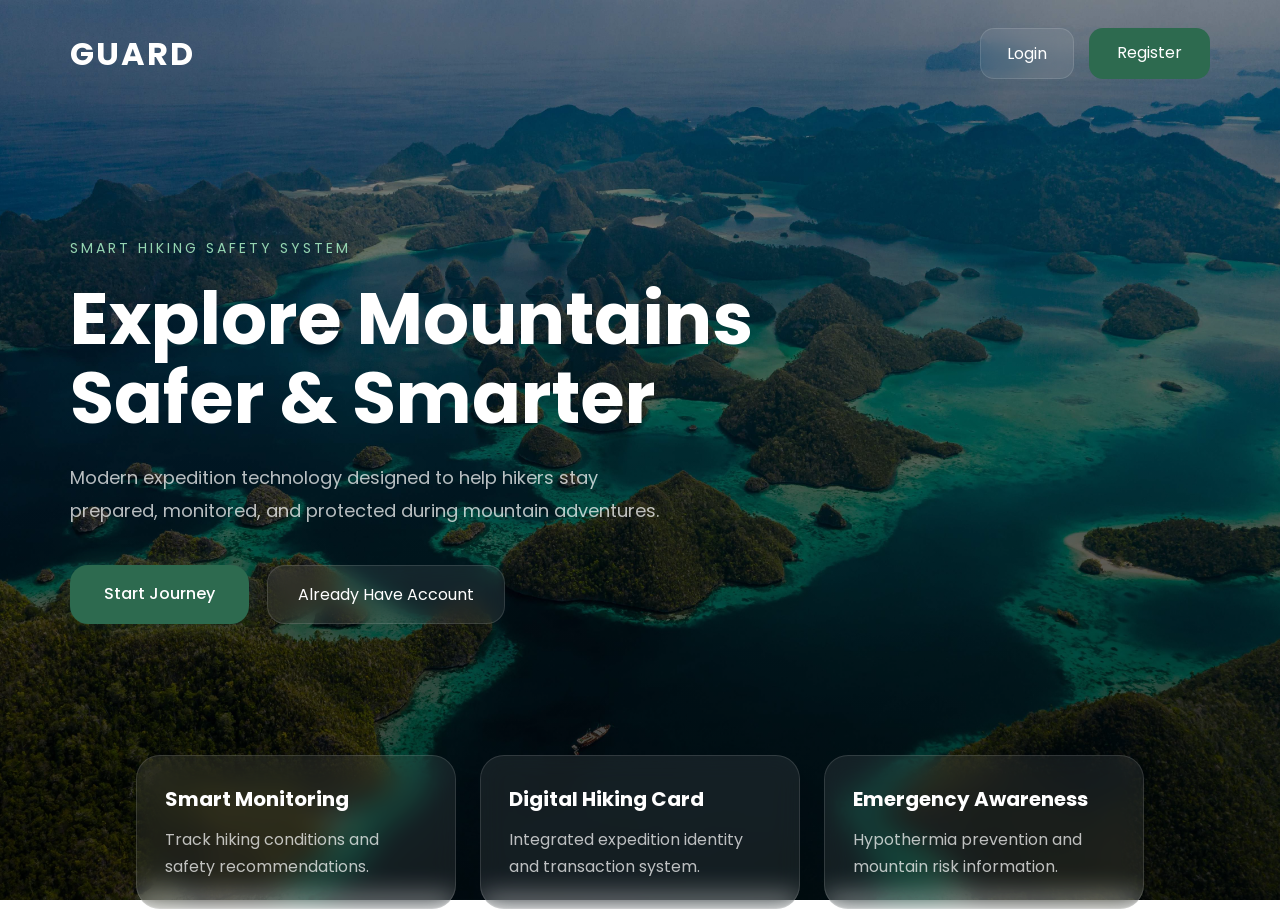
<file: index.html>
<!DOCTYPE html>
<html lang="en">
<head>
<meta charset="UTF-8">
<meta name="viewport" content="width=device-width, initial-scale=1.0">

<title>GUARD</title>

<link rel="stylesheet" href="yuhuu.css">

<link href="https://fonts.googleapis.com/css2?family=Poppins:wght@300;400;500;600;700&display=swap" rel="stylesheet">

</head>
<body>

<!-- OVERLAY -->
<div class="overlay"></div>

<!-- NAVBAR -->
<nav class="navbar">

    <div class="logo">
        GUARD
    </div>

    <div class="nav-buttons">
        <a href="login.html" class="login-btn">Login</a>
        <a href="register.html" class="register-btn">Register</a>
    </div>

</nav>

<!-- HERO -->
<section class="hero">

    <div class="hero-content">

        <p class="small-text">
            SMART HIKING SAFETY SYSTEM
        </p>

        <h1>
            Explore Mountains <br>
            Safer & Smarter
        </h1>

        <p class="description">
            Modern expedition technology designed to help hikers
            stay prepared, monitored, and protected during mountain adventures.
        </p>

        <div class="hero-buttons">
            <a href="register.html" class="start-btn">
                Start Journey
            </a>

            <a href="login.html" class="glass-btn">
                Already Have Account
            </a>
        </div>

    </div>

</section>

<!-- BOTTOM INFO -->
<div class="bottom-info">

    <div class="info-card">
        <h3>Smart Monitoring</h3>
        <p>Track hiking conditions and safety recommendations.</p>
    </div>

    <div class="info-card">
        <h3>Digital Hiking Card</h3>
        <p>Integrated expedition identity and transaction system.</p>
    </div>

    <div class="info-card">
        <h3>Emergency Awareness</h3>
        <p>Hypothermia prevention and mountain risk information.</p>
    </div>

</div>

</body>
</html>
</file>
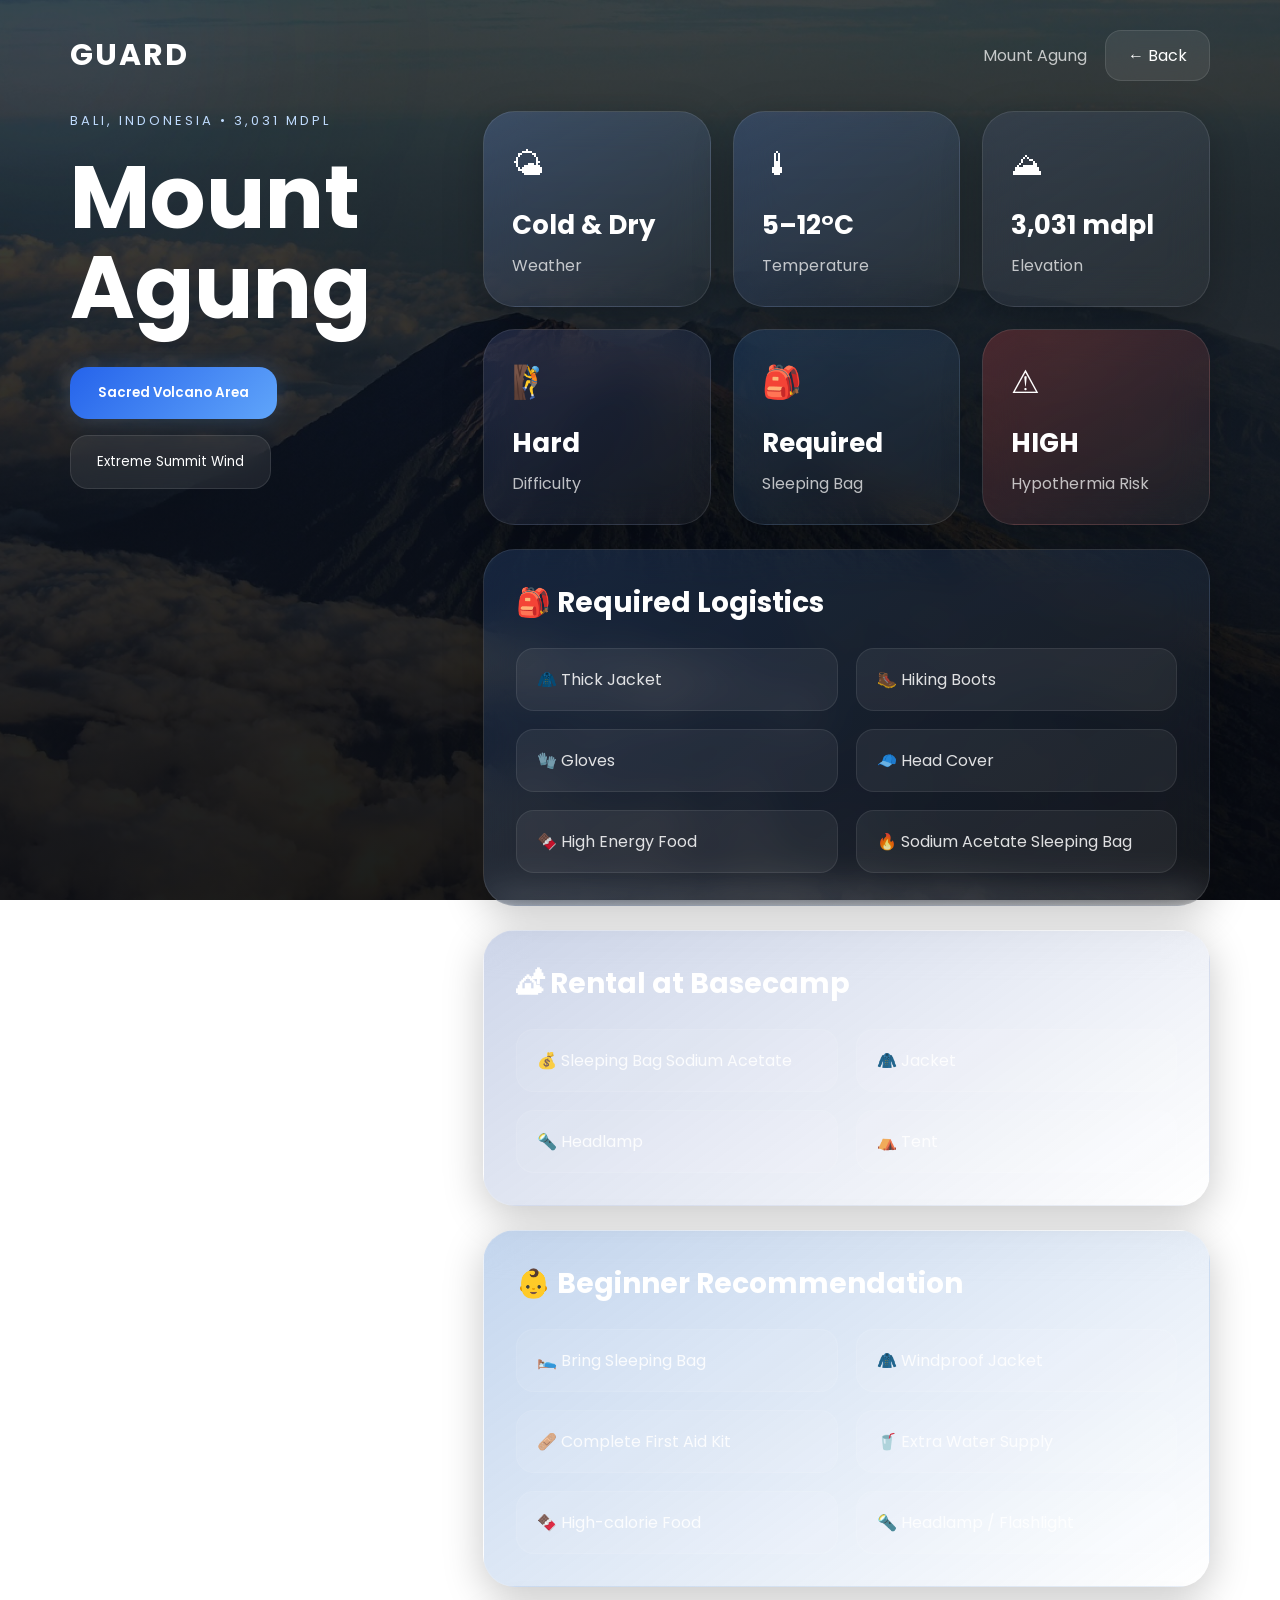
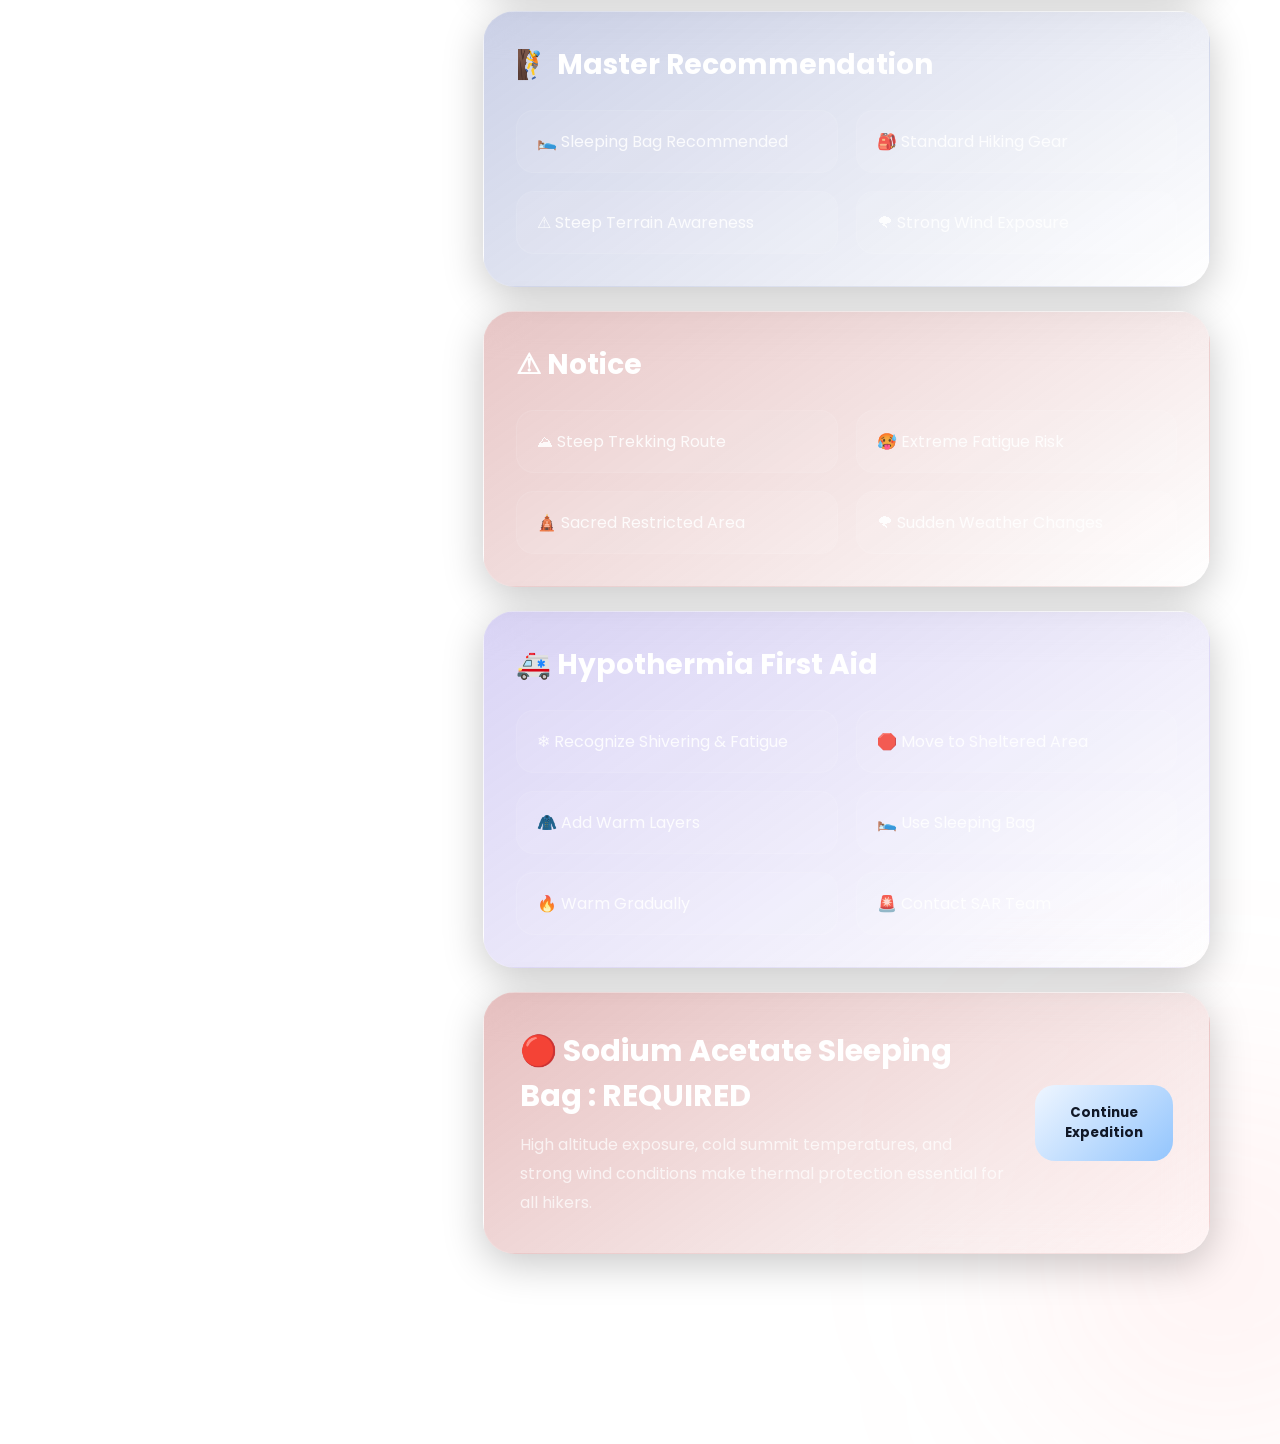
<file: agung.html>
<!DOCTYPE html>
<html lang="en">
<head>
<meta charset="UTF-8">
<meta name="viewport" content="width=device-width, initial-scale=1.0">

<title>Mount Agung | GUARD</title>

<link rel="stylesheet" href="agung.css">

<link href="https://fonts.googleapis.com/css2?family=Poppins:wght@300;400;500;600;700&display=swap" rel="stylesheet">

</head>
<body>

<!-- BLUR -->
<div class="bg-blur blur1"></div>
<div class="bg-blur blur2"></div>

<!-- NAVBAR -->
<nav class="navbar">

    <div class="logo">
        GUARD
    </div>

    <div class="nav-right">

        <span class="user-name">
            Mount Agung
        </span>

        <a href="dashboard.html" class="back-btn">
            ← Back
        </a>

    </div>

</nav>

<!-- MAIN -->
<section class="main-container">

    <!-- LEFT -->
    <div class="hero-section">

        <p class="small-text">
            BALI, INDONESIA • 3,031 MDPL
        </p>

        <h1>
            Mount <br>
            Agung
        </h1>

        <div class="hero-buttons">

            <button class="primary-btn">
                Sacred Volcano Area
            </button>

            <button class="glass-btn">
                Extreme Summit Wind
            </button>

        </div>

    </div>

    <!-- RIGHT -->
    <div class="info-section">

        <!-- GRID -->
        <div class="info-grid">

            <div class="info-card">
                <span>🌤</span>
                <h3>Cold & Dry</h3>
                <p>Weather</p>
            </div>

            <div class="info-card">
                <span>🌡</span>
                <h3>5–12°C</h3>
                <p>Temperature</p>
            </div>

            <div class="info-card">
                <span>⛰</span>
                <h3>3,031 mdpl</h3>
                <p>Elevation</p>
            </div>

            <div class="info-card">
                <span>🧗</span>
                <h3>Hard</h3>
                <p>Difficulty</p>
            </div>

            <div class="info-card">
                <span>🎒</span>
                <h3>Required</h3>
                <p>Sleeping Bag</p>
            </div>

            <div class="info-card danger-card">
                <span>⚠</span>
                <h3>HIGH</h3>
                <p>Hypothermia Risk</p>
            </div>

        </div>

        <!-- LOGISTICS -->
        <div class="detail-box logistics-box">

            <h2>🎒 Required Logistics</h2>

            <div class="detail-list">

                <div>🧥 Thick Jacket</div>
                <div>🥾 Hiking Boots</div>
                <div>🧤 Gloves</div>
                <div>🧢 Head Cover</div>
                <div>🍫 High Energy Food</div>
                <div>🔥 Sodium Acetate Sleeping Bag</div>

            </div>

        </div>

        <!-- RENTAL -->
        <div class="detail-box rental-box">

            <h2>🏕 Rental at Basecamp</h2>

            <div class="detail-list">

                <div>💰 Sleeping Bag Sodium Acetate</div>
                <div>🧥 Jacket</div>
                <div>🔦 Headlamp</div>
                <div>⛺ Tent</div>

            </div>

        </div>

        <!-- BEGINNER -->
        <div class="detail-box beginner-box">

            <h2>👶 Beginner Recommendation</h2>

            <div class="detail-list">

                <div>🛌 Bring Sleeping Bag</div>
                <div>🧥 Windproof Jacket</div>
                <div>🩹 Complete First Aid Kit</div>
                <div>🥤 Extra Water Supply</div>
                <div>🍫 High-calorie Food</div>
                <div>🔦 Headlamp / Flashlight</div>

            </div>

        </div>

        <!-- MASTER -->
        <div class="detail-box master-box">

            <h2>🧗 Master Recommendation</h2>

            <div class="detail-list">

                <div>🛌 Sleeping Bag Recommended</div>
                <div>🎒 Standard Hiking Gear</div>
                <div>⚠ Steep Terrain Awareness</div>
                <div>🌪 Strong Wind Exposure</div>

            </div>

        </div>

        <!-- NOTICE -->
        <div class="detail-box danger-box">

            <h2>⚠ Notice</h2>

            <div class="detail-list">

                <div>⛰ Steep Trekking Route</div>
                <div>🥵 Extreme Fatigue Risk</div>
                <div>🛕 Sacred Restricted Area</div>
                <div>🌪 Sudden Weather Changes</div>

            </div>

        </div>

        <!-- FIRST AID -->
        <div class="detail-box firstaid-box">

            <h2>🚑 Hypothermia First Aid</h2>

            <div class="detail-list">

                <div>❄ Recognize Shivering & Fatigue</div>
                <div>🛑 Move to Sheltered Area</div>
                <div>🧥 Add Warm Layers</div>
                <div>🛌 Use Sleeping Bag</div>
                <div>🔥 Warm Gradually</div>
                <div>🚨 Contact SAR Team</div>

            </div>

        </div>

        <!-- FINAL -->
        <div class="bottom-panel">

            <div class="panel-left">

                <h3>
                    🔴 Sodium Acetate Sleeping Bag :
                    REQUIRED
                </h3>

                <p>
                    High altitude exposure, cold summit temperatures,
                    and strong wind conditions make thermal protection
                    essential for all hikers.
                </p>

            </div>

            <button onclick="goToCard()" class="card-btn">
                Continue Expedition
            </button>

        </div>

    </div>

</section>

<script>

function goToCard(){

    localStorage.setItem(
        "selectedMountain",
        "Mount Agung"
    );

    window.location.href = "hiking.html";
}

</script>

</body>
</html>
</file>
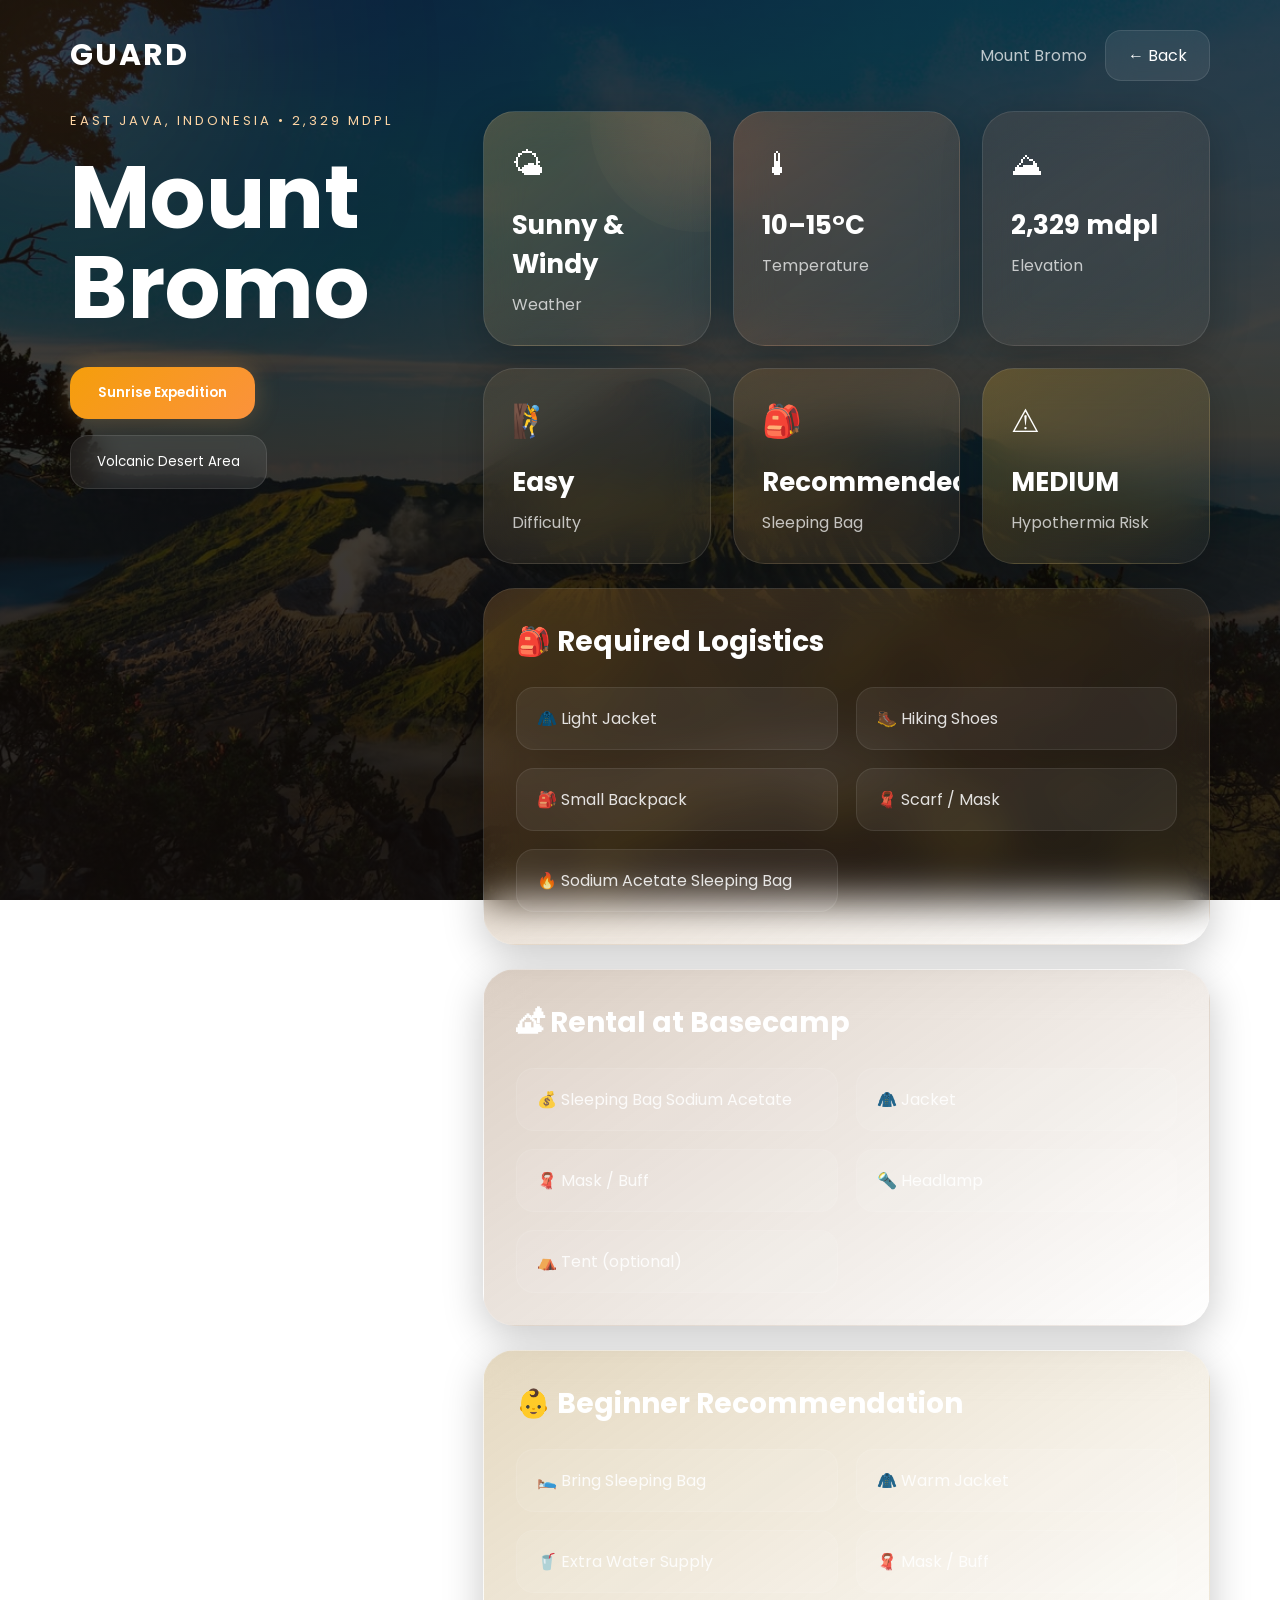
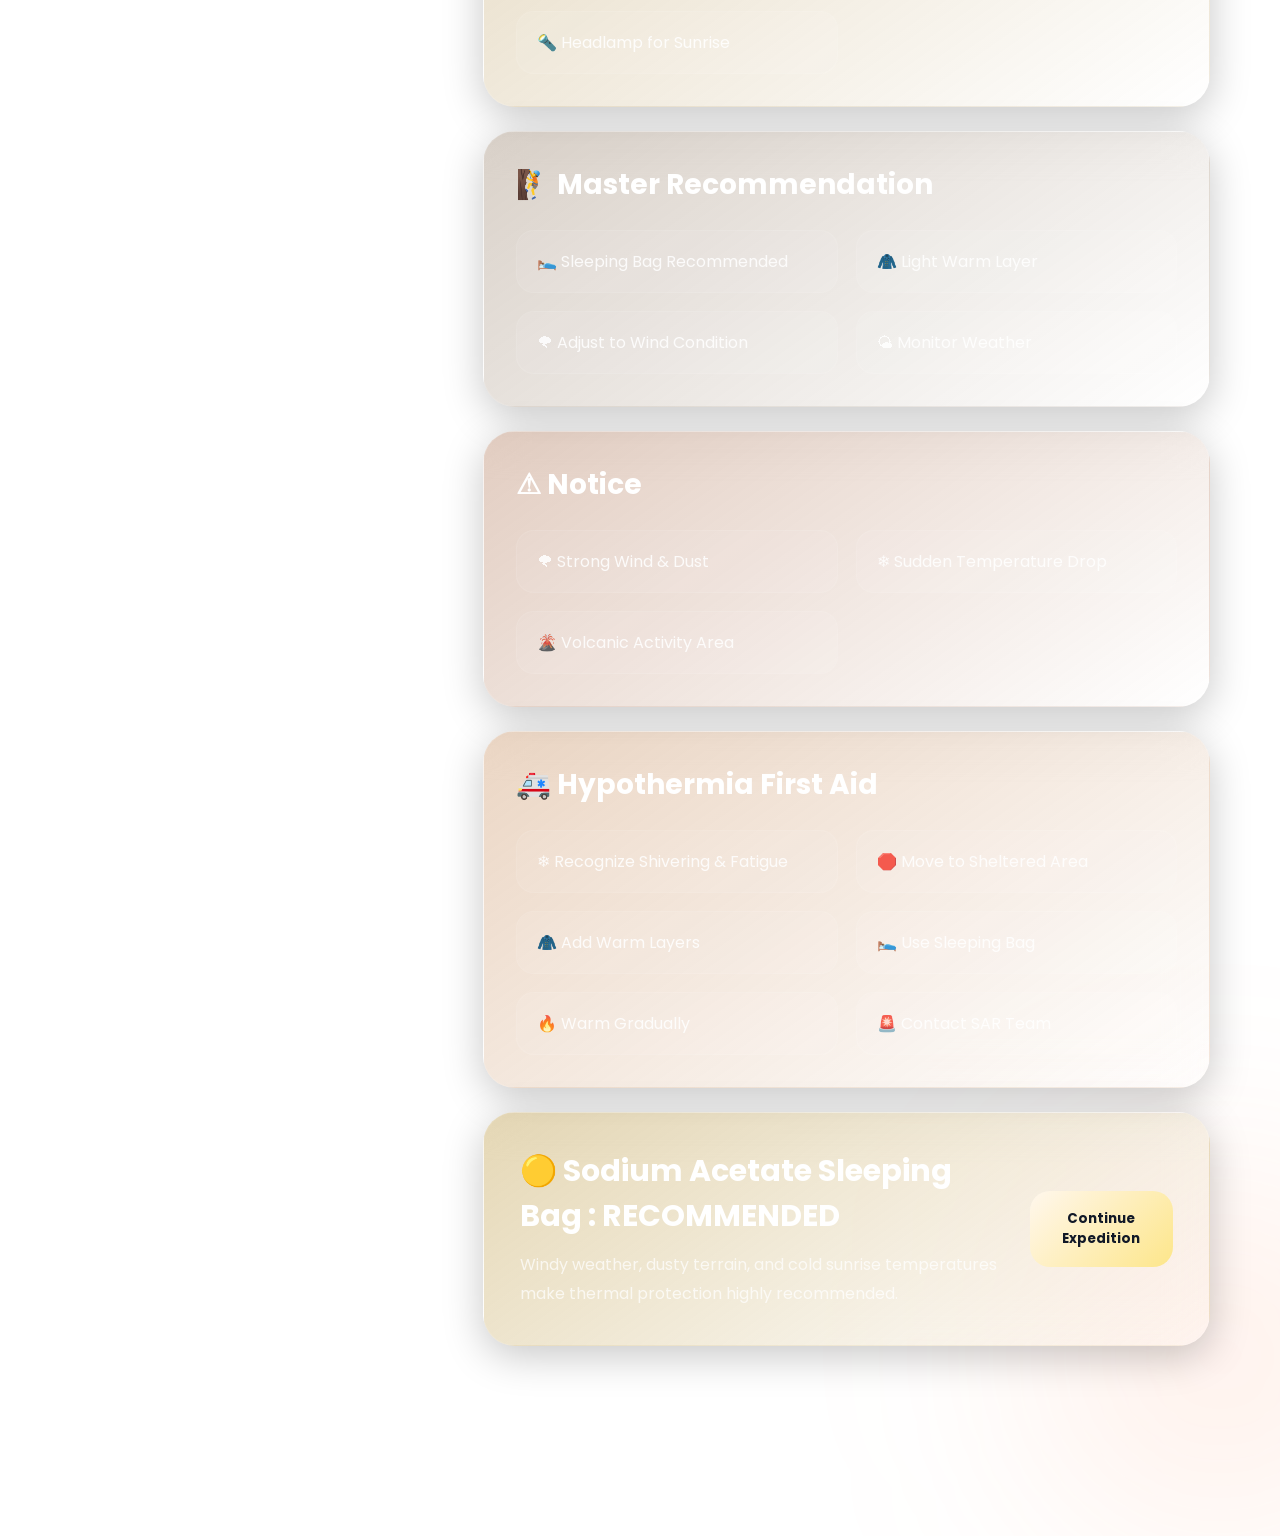
<file: bromo.html>
<!DOCTYPE html>
<html lang="en">
<head>
<meta charset="UTF-8">
<meta name="viewport" content="width=device-width, initial-scale=1.0">

<title>Mount Bromo | GUARD</title>

<link rel="stylesheet" href="bromo.css">

<link href="https://fonts.googleapis.com/css2?family=Poppins:wght@300;400;500;600;700&display=swap" rel="stylesheet">

</head>
<body>

<!-- BLUR -->
<div class="bg-blur blur1"></div>
<div class="bg-blur blur2"></div>

<!-- NAVBAR -->
<nav class="navbar">

    <div class="logo">
        GUARD
    </div>

    <div class="nav-right">

        <span class="user-name">
            Mount Bromo
        </span>

        <a href="dashboard.html" class="back-btn">
            ← Back
        </a>

    </div>

</nav>

<!-- MAIN -->
<section class="main-container">

    <!-- LEFT -->
    <div class="hero-section">

        <p class="small-text">
            EAST JAVA, INDONESIA • 2,329 MDPL
        </p>

        <h1>
            Mount <br>
            Bromo
        </h1>

        <div class="hero-buttons">

            <button class="primary-btn">
                Sunrise Expedition
            </button>

            <button class="glass-btn">
                Volcanic Desert Area
            </button>

        </div>

    </div>

    <!-- RIGHT -->
    <div class="info-section">

        <!-- GRID -->
        <div class="info-grid">

            <div class="info-card">
                <span>🌤</span>
                <h3>Sunny & Windy</h3>
                <p>Weather</p>
            </div>

            <div class="info-card">
                <span>🌡</span>
                <h3>10–15°C</h3>
                <p>Temperature</p>
            </div>

            <div class="info-card">
                <span>⛰</span>
                <h3>2,329 mdpl</h3>
                <p>Elevation</p>
            </div>

            <div class="info-card">
                <span>🧗</span>
                <h3>Easy</h3>
                <p>Difficulty</p>
            </div>

            <div class="info-card">
                <span>🎒</span>
                <h3>Recommended</h3>
                <p>Sleeping Bag</p>
            </div>

            <div class="info-card danger-card">
                <span>⚠</span>
                <h3>MEDIUM</h3>
                <p>Hypothermia Risk</p>
            </div>

        </div>

        <!-- LOGISTICS -->
        <div class="detail-box logistics-box">

            <h2>🎒 Required Logistics</h2>

            <div class="detail-list">

                <div>🧥 Light Jacket</div>
                <div>🥾 Hiking Shoes</div>
                <div>🎒 Small Backpack</div>
                <div>🧣 Scarf / Mask</div>
                <div>🔥 Sodium Acetate Sleeping Bag</div>

            </div>

        </div>

        <!-- RENTAL -->
        <div class="detail-box rental-box">

            <h2>🏕 Rental at Basecamp</h2>

            <div class="detail-list">

                <div>💰 Sleeping Bag Sodium Acetate</div>
                <div>🧥 Jacket</div>
                <div>🧣 Mask / Buff</div>
                <div>🔦 Headlamp</div>
                <div>⛺ Tent (optional)</div>

            </div>

        </div>

        <!-- BEGINNER -->
        <div class="detail-box beginner-box">

            <h2>👶 Beginner Recommendation</h2>

            <div class="detail-list">

                <div>🛌 Bring Sleeping Bag</div>
                <div>🧥 Warm Jacket</div>
                <div>🥤 Extra Water Supply</div>
                <div>🧣 Mask / Buff</div>
                <div>🔦 Headlamp for Sunrise</div>

            </div>

        </div>

        <!-- MASTER -->
        <div class="detail-box master-box">

            <h2>🧗 Master Recommendation</h2>

            <div class="detail-list">

                <div>🛌 Sleeping Bag Recommended</div>
                <div>🧥 Light Warm Layer</div>
                <div>🌪 Adjust to Wind Condition</div>
                <div>🌤 Monitor Weather</div>

            </div>

        </div>

        <!-- NOTICE -->
        <div class="detail-box danger-box">

            <h2>⚠ Notice</h2>

            <div class="detail-list">

                <div>🌪 Strong Wind & Dust</div>
                <div>❄ Sudden Temperature Drop</div>
                <div>🌋 Volcanic Activity Area</div>

            </div>

        </div>

        <!-- FIRST AID -->
        <div class="detail-box firstaid-box">

            <h2>🚑 Hypothermia First Aid</h2>

            <div class="detail-list">

                <div>❄ Recognize Shivering & Fatigue</div>
                <div>🛑 Move to Sheltered Area</div>
                <div>🧥 Add Warm Layers</div>
                <div>🛌 Use Sleeping Bag</div>
                <div>🔥 Warm Gradually</div>
                <div>🚨 Contact SAR Team</div>

            </div>

        </div>

        <!-- FINAL -->
        <div class="bottom-panel">

            <div class="panel-left">

                <h3>
                    🟡 Sodium Acetate Sleeping Bag :
                    RECOMMENDED
                </h3>

                <p>
                    Windy weather, dusty terrain,
                    and cold sunrise temperatures
                    make thermal protection highly recommended.
                </p>

            </div>

            <button onclick="goToCard()" class="card-btn">
                Continue Expedition
            </button>

        </div>

    </div>

</section>

<script>

function goToCard(){

    localStorage.setItem(
        "selectedMountain",
        "Mount Bromo"
    );

    window.location.href = "hiking.html";
}

</script>

</body>
</html>
</file>
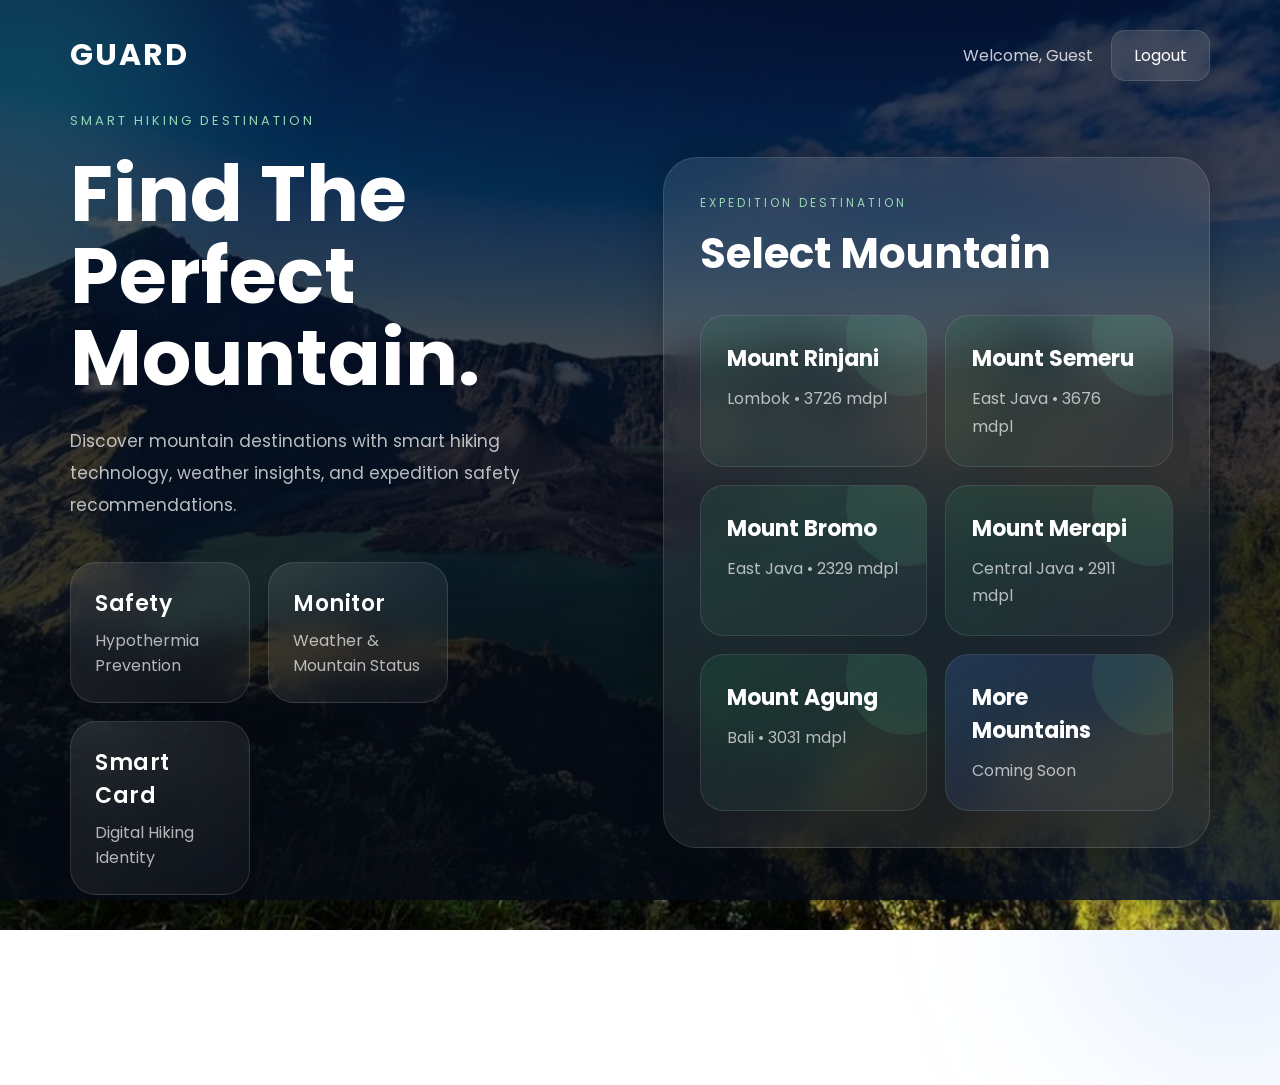
<file: dashboard.html>
<!DOCTYPE html>
<html lang="en">
<head>
<meta charset="UTF-8">
<meta name="viewport" content="width=device-width, initial-scale=1.0">

<title>Dashboard | GUARD</title>

<link rel="stylesheet" href="dashboard.css">

<link href="https://fonts.googleapis.com/css2?family=Poppins:wght@300;400;500;600;700&display=swap" rel="stylesheet">

</head>
<body>

<!-- BLUR -->
<div class="bg-blur blur1"></div>
<div class="bg-blur blur2"></div>

<!-- NAVBAR -->
<nav class="navbar">

    <div class="logo">
        GUARD
    </div>

    <div class="nav-right">

        <span class="user-name">
            Welcome,
            <span id="username">Guest</span>
        </span>

        <a href="index.html" class="logout-btn">
            Logout
        </a>

    </div>

</nav>

<!-- HERO -->
<section class="hero-section">

    <!-- LEFT -->
    <div class="hero-content">

        <p class="small-text">
            SMART HIKING DESTINATION
        </p>

        <h1>
            Find The <br>
            Perfect Mountain.
        </h1>

        <p class="description">
            Discover mountain destinations with
            smart hiking technology, weather insights,
            and expedition safety recommendations.
        </p>

        <!-- STATS -->
        <div class="stats-grid">

    <div class="stat-card">
        <h3>Safety</h3>
        <p>Hypothermia Prevention</p>
    </div>

    <div class="stat-card">
        <h3>Monitor</h3>
        <p>Weather & Mountain Status</p>
    </div>

    <div class="stat-card">
        <h3>Smart Card</h3>
        <p>Digital Hiking Identity</p>
    </div>

</div>
        </div>

    </div>

    <!-- RIGHT -->
    <div class="mountain-panel">

        <div class="panel-header">

            <p class="panel-small">
                EXPEDITION DESTINATION
            </p>

            <h2>
                Select Mountain
            </h2>

        </div>

        <!-- MOUNTAIN GRID -->
        <div class="mountain-grid">

            <div class="mountain-card"
            onclick="selectMountain('Mount Rinjani')">

                <h3>Mount Rinjani</h3>

                <p>
                    Lombok • 3726 mdpl
                </p>

            </div>

            <div class="mountain-card"
            onclick="selectMountain('Mount Semeru')">

                <h3>Mount Semeru</h3>

                <p>
                    East Java • 3676 mdpl
                </p>

            </div>

            <div class="mountain-card"
            onclick="selectMountain('Mount Bromo')">

                <h3>Mount Bromo</h3>

                <p>
                    East Java • 2329 mdpl
                </p>

            </div>

            <div class="mountain-card"
            onclick="selectMountain('Mount Merapi')">

                <h3>Mount Merapi</h3>

                <p>
                    Central Java • 2911 mdpl
                </p>

            </div>

            <div class="mountain-card"
            onclick="selectMountain('Mount Agung')">

                <h3>Mount Agung</h3>

                <p>
                    Bali • 3031 mdpl
                </p>

            </div>

            <div class="mountain-card special-card">

                <h3>More Mountains</h3>

                <p>
                    Coming Soon
                </p>

            </div>

        </div>

    </div>

</section>

<!-- SCRIPT -->
<script>

// USERNAME
let user = localStorage.getItem("username") || "Guest";

document.getElementById("username").innerText = user;

// SELECT MOUNTAIN
function selectMountain(name){

    localStorage.setItem(
        "selectedMountain",
        name
    );

    // REDIRECT BERDASARKAN GUNUNG
    if(name === "Mount Semeru"){

        window.location.href = "semeru.html";

    }else if(name === "Mount Rinjani"){

        window.location.href = "rinjani.html";

    }else if(name === "Mount Bromo"){

        window.location.href = "bromo.html";

    }else if(name === "Mount Merapi"){

        window.location.href = "merapi.html";

    }else if(name === "Mount Agung"){

        window.location.href = "agung.html";
    }
}
</script>

</body>
</html>
</file>
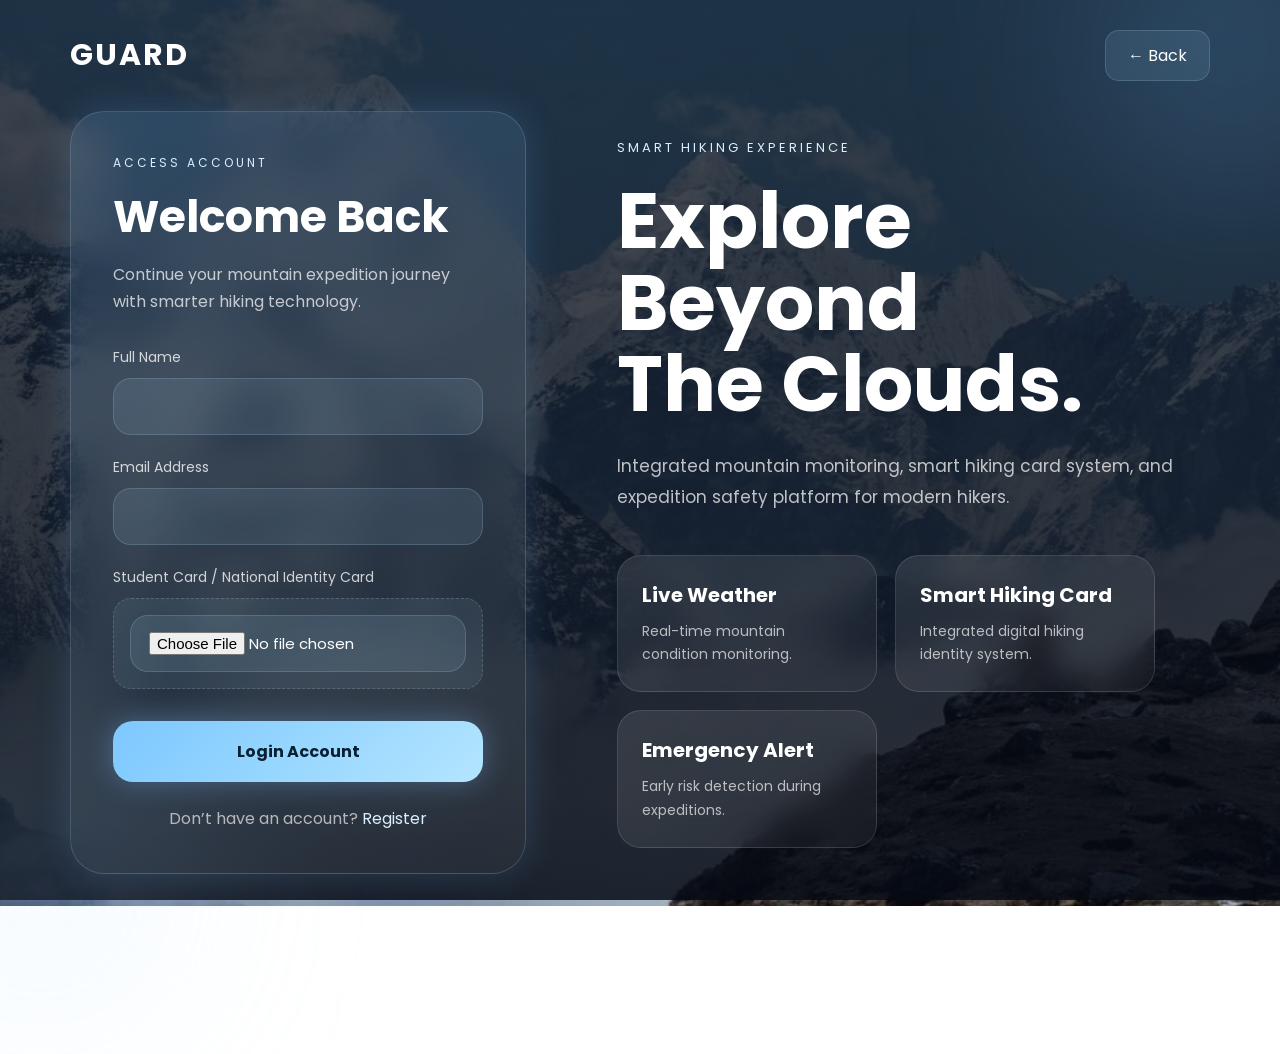
<file: login.html>
<!DOCTYPE html>
<html lang="en">
<head>
<meta charset="UTF-8">
<meta name="viewport" content="width=device-width, initial-scale=1.0">

<title>Login | GUARD</title>

<link rel="stylesheet" href="login.css">

<link href="https://fonts.googleapis.com/css2?family=Poppins:wght@300;400;500;600;700&display=swap" rel="stylesheet">

</head>
<body>

<!-- BLUR -->
<div class="bg-blur blur1"></div>
<div class="bg-blur blur2"></div>

<!-- NAVBAR -->
<nav class="navbar">

    <div class="logo">
        GUARD
    </div>

    <a href="index.html" class="back-btn">
        ← Back
    </a>

</nav>

<!-- MAIN -->
<section class="main-container">

    <!-- LOGIN SIDE -->
    <div class="login-side">

        <div class="login-card">

            <p class="card-small">
                ACCESS ACCOUNT
            </p>

            <h2>
                Welcome Back
            </h2>

            <p class="login-desc">
                Continue your mountain expedition journey
                with smarter hiking technology.
            </p>

            <!-- FORM -->
            <form onsubmit="loginUser(event)">

                <!-- FULL NAME -->
                <div class="input-group">
                    <label>Full Name</label>
                    <input type="text" id="fullName" required>
                </div>

                <!-- EMAIL -->
                <div class="input-group">
                    <label>Email Address</label>
                    <input type="email" id="email" required>
                </div>

                <!-- FILE -->
                <div class="input-group">

                    <label>
                        Student Card / National Identity Card
                    </label>

                    <div class="upload-box">
                        <input type="file" required>
                    </div>

                </div>

                <!-- ERROR BOX -->
                <div id="errorBox" class="error-box">

                    <div class="error-icon">
                        ✕
                    </div>

                    <div class="error-content">

                        <h3>Login Failed</h3>

                        <p>
                            Full Name or Email Address does not
                            match with the registered account.
                        </p>

                    </div>

                </div>

                <!-- BUTTON -->
                <button type="submit" class="login-btn">
                    Login Account
                </button>

            </form>

            <!-- BOTTOM -->
            <p class="bottom-text">
                Don’t have an account?
                <a href="register.html">Register</a>
            </p>

        </div>

    </div>

    <!-- RIGHT SIDE -->
    <div class="right-side">

        <div class="hero-content">

            <p class="small-text">
                SMART HIKING EXPERIENCE
            </p>

            <h1>
                Explore Beyond <br>
                The Clouds.
            </h1>

            <p class="description">
                Integrated mountain monitoring,
                smart hiking card system,
                and expedition safety platform
                for modern hikers.
            </p>

            <!-- FEATURES -->
            <div class="feature-grid">

                <div class="feature-box">
                    <h3>Live Weather</h3>
                    <p>Real-time mountain condition monitoring.</p>
                </div>

                <div class="feature-box">
                    <h3>Smart Hiking Card</h3>
                    <p>Integrated digital hiking identity system.</p>
                </div>

                <div class="feature-box">
                    <h3>Emergency Alert</h3>
                    <p>Early risk detection during expeditions.</p>
                </div>

            </div>

        </div>

    </div>

</section>

<!-- SCRIPT -->
<script>

function loginUser(e){

    e.preventDefault();

    let inputName = document.getElementById("fullName").value;
    let inputEmail = document.getElementById("email").value;

    let savedName = localStorage.getItem("username");
    let savedEmail = localStorage.getItem("email");

    // HIDE ERROR
    document.getElementById("errorBox").style.display = "none";

    // VALIDATION
    if(
        inputName === savedName &&
        inputEmail === savedEmail
    ){

        localStorage.setItem("username", savedName);

        window.location.href = "dashboard.html";

    }else{

        document.getElementById("errorBox").style.display = "flex";
    }
}

</script>

</body>
</html>
</file>
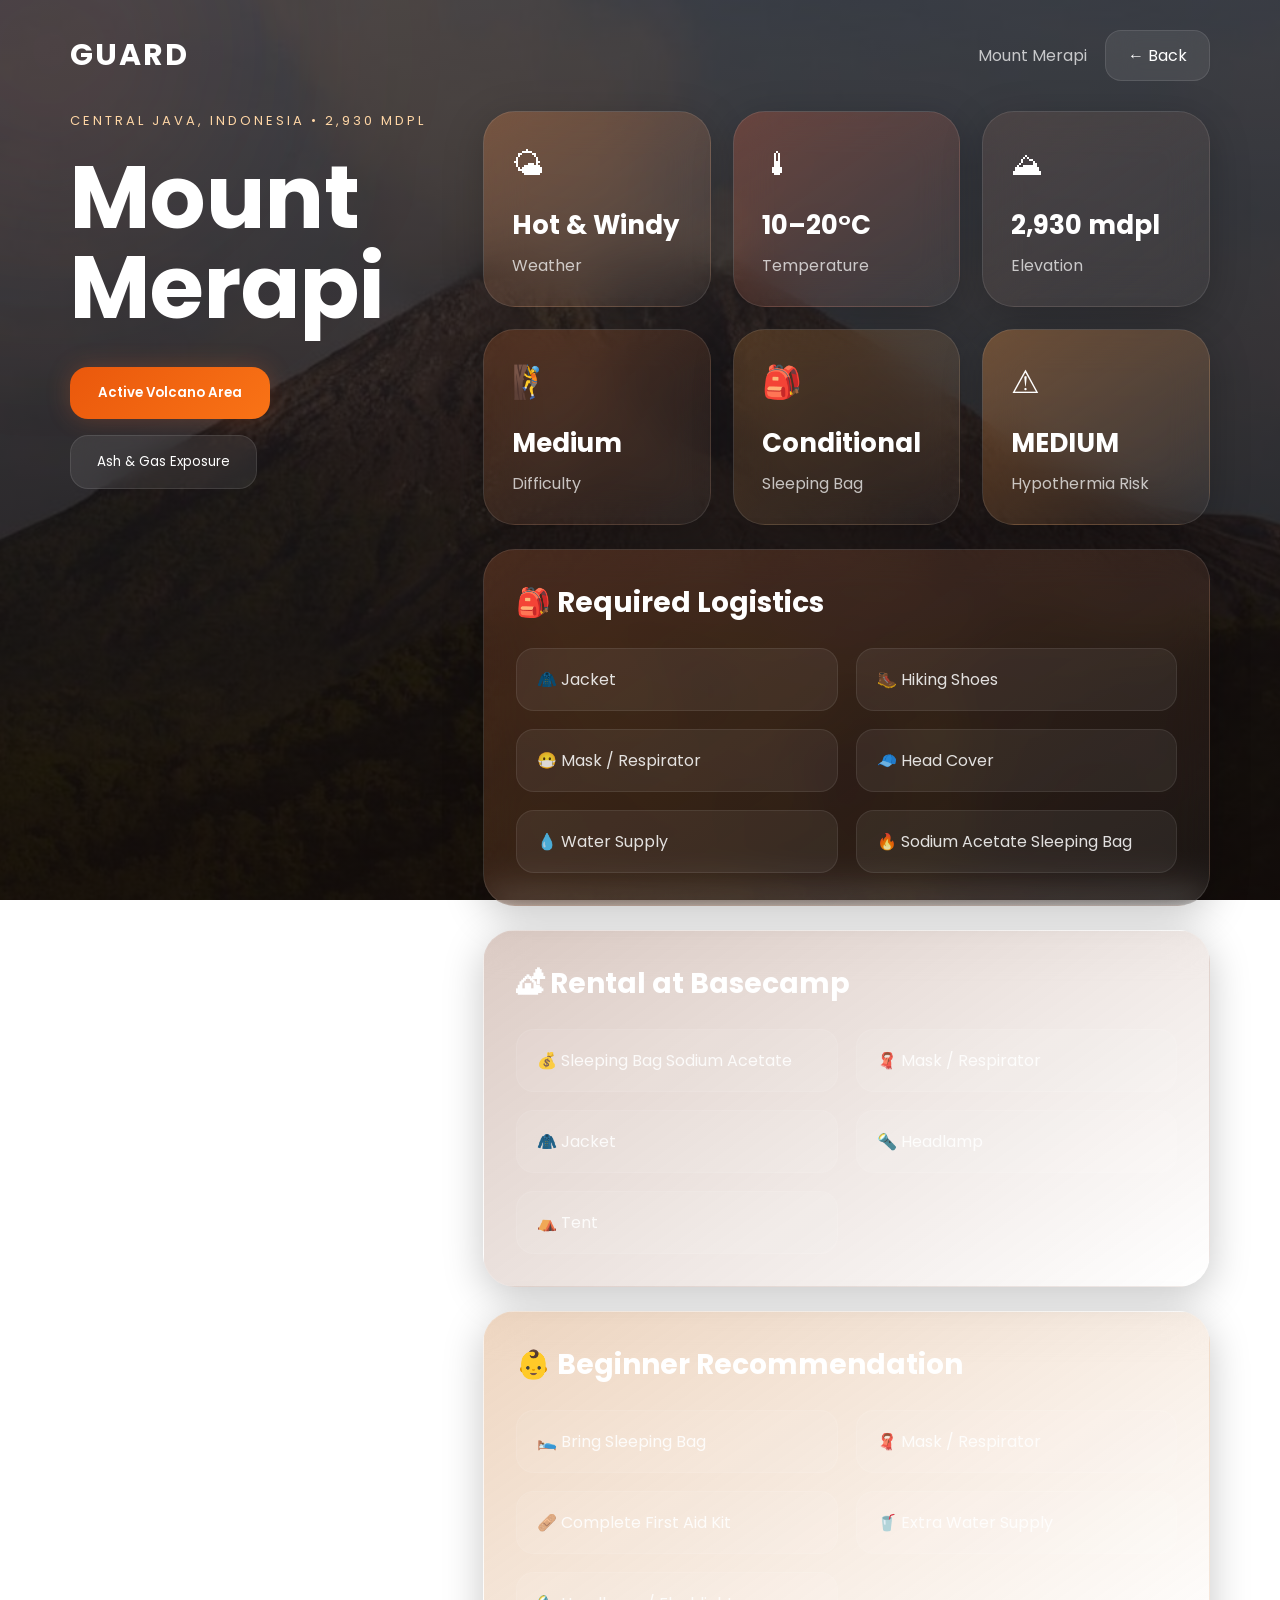
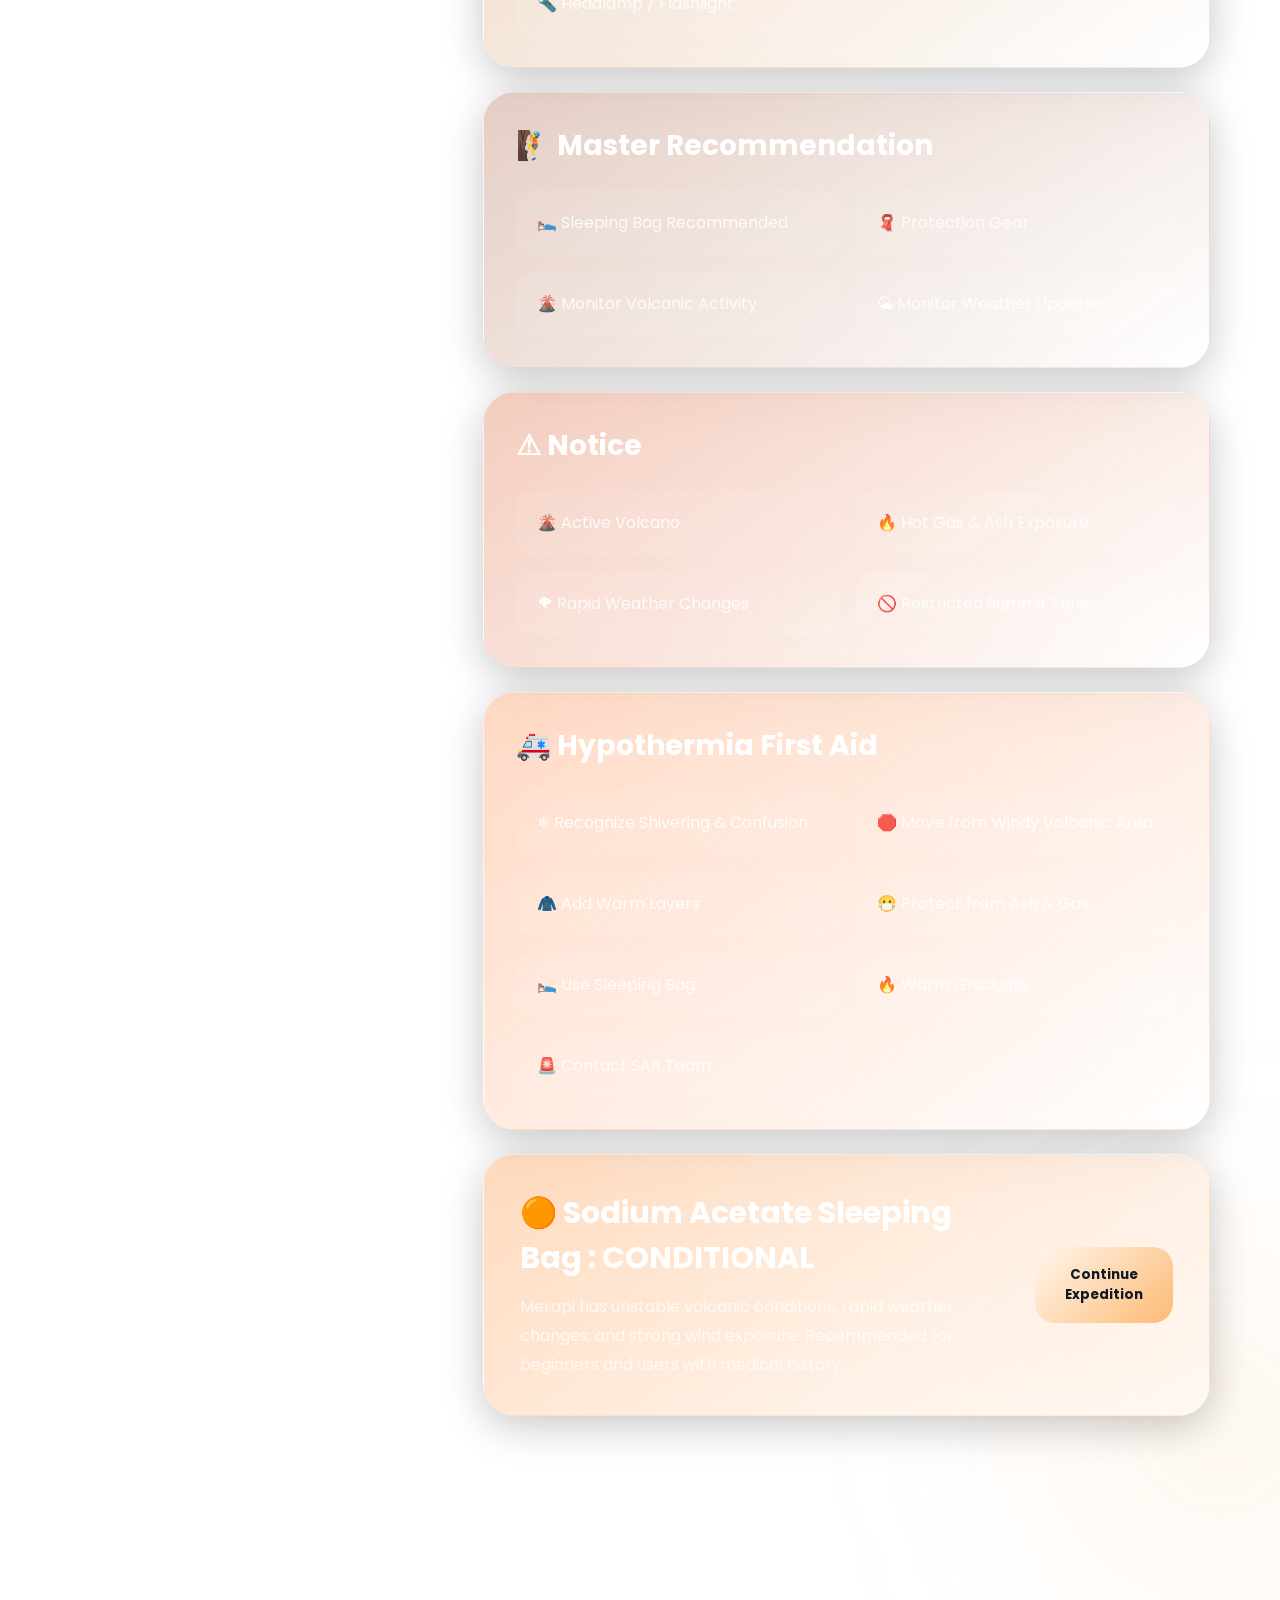
<file: merapi.html>
<!DOCTYPE html>
<html lang="en">
<head>
<meta charset="UTF-8">
<meta name="viewport" content="width=device-width, initial-scale=1.0">

<title>Mount Merapi | GUARD</title>

<link rel="stylesheet" href="merapi.css">

<link href="https://fonts.googleapis.com/css2?family=Poppins:wght@300;400;500;600;700&display=swap" rel="stylesheet">

</head>
<body>

<!-- BLUR -->
<div class="bg-blur blur1"></div>
<div class="bg-blur blur2"></div>

<!-- NAVBAR -->
<nav class="navbar">

    <div class="logo">
        GUARD
    </div>

    <div class="nav-right">

        <span class="user-name">
            Mount Merapi
        </span>

        <a href="dashboard.html" class="back-btn">
            ← Back
        </a>

    </div>

</nav>

<!-- MAIN -->
<section class="main-container">

    <!-- LEFT -->
    <div class="hero-section">

        <p class="small-text">
            CENTRAL JAVA, INDONESIA • 2,930 MDPL
        </p>

        <h1>
            Mount <br>
            Merapi
        </h1>

        <div class="hero-buttons">

            <button class="primary-btn">
                Active Volcano Area
            </button>

            <button class="glass-btn">
                Ash & Gas Exposure
            </button>

        </div>

    </div>

    <!-- RIGHT -->
    <div class="info-section">

        <!-- GRID -->
        <div class="info-grid">

            <div class="info-card">
                <span>🌤</span>
                <h3>Hot & Windy</h3>
                <p>Weather</p>
            </div>

            <div class="info-card">
                <span>🌡</span>
                <h3>10–20°C</h3>
                <p>Temperature</p>
            </div>

            <div class="info-card">
                <span>⛰</span>
                <h3>2,930 mdpl</h3>
                <p>Elevation</p>
            </div>

            <div class="info-card">
                <span>🧗</span>
                <h3>Medium</h3>
                <p>Difficulty</p>
            </div>

            <div class="info-card">
                <span>🎒</span>
                <h3>Conditional</h3>
                <p>Sleeping Bag</p>
            </div>

            <div class="info-card danger-card">
                <span>⚠</span>
                <h3>MEDIUM</h3>
                <p>Hypothermia Risk</p>
            </div>

        </div>

        <!-- LOGISTICS -->
        <div class="detail-box logistics-box">

            <h2>🎒 Required Logistics</h2>

            <div class="detail-list">

                <div>🧥 Jacket</div>
                <div>🥾 Hiking Shoes</div>
                <div>😷 Mask / Respirator</div>
                <div>🧢 Head Cover</div>
                <div>💧 Water Supply</div>
                <div>🔥 Sodium Acetate Sleeping Bag</div>

            </div>

        </div>

        <!-- RENTAL -->
        <div class="detail-box rental-box">

            <h2>🏕 Rental at Basecamp</h2>

            <div class="detail-list">

                <div>💰 Sleeping Bag Sodium Acetate</div>
                <div>🧣 Mask / Respirator</div>
                <div>🧥 Jacket</div>
                <div>🔦 Headlamp</div>
                <div>⛺ Tent</div>

            </div>

        </div>

        <!-- BEGINNER -->
        <div class="detail-box beginner-box">

            <h2>👶 Beginner Recommendation</h2>

            <div class="detail-list">

                <div>🛌 Bring Sleeping Bag</div>
                <div>🧣 Mask / Respirator</div>
                <div>🩹 Complete First Aid Kit</div>
                <div>🥤 Extra Water Supply</div>
                <div>🔦 Headlamp / Flashlight</div>

            </div>

        </div>

        <!-- MASTER -->
        <div class="detail-box master-box">

            <h2>🧗 Master Recommendation</h2>

            <div class="detail-list">

                <div>🛌 Sleeping Bag Recommended</div>
                <div>🧣 Protection Gear</div>
                <div>🌋 Monitor Volcanic Activity</div>
                <div>🌤 Monitor Weather Updates</div>

            </div>

        </div>

        <!-- NOTICE -->
        <div class="detail-box danger-box">

            <h2>⚠ Notice</h2>

            <div class="detail-list">

                <div>🌋 Active Volcano</div>
                <div>🔥 Hot Gas & Ash Exposure</div>
                <div>🌪 Rapid Weather Changes</div>
                <div>🚫 Restricted Summit Zones</div>

            </div>

        </div>

        <!-- FIRST AID -->
        <div class="detail-box firstaid-box">

            <h2>🚑 Hypothermia First Aid</h2>

            <div class="detail-list">

                <div>❄ Recognize Shivering & Confusion</div>
                <div>🛑 Move from Windy Volcanic Area</div>
                <div>🧥 Add Warm Layers</div>
                <div>😷 Protect from Ash & Gas</div>
                <div>🛌 Use Sleeping Bag</div>
                <div>🔥 Warm Gradually</div>
                <div>🚨 Contact SAR Team</div>

            </div>

        </div>

        <!-- FINAL -->
        <div class="bottom-panel">

            <div class="panel-left">

                <h3>
                    🟠 Sodium Acetate Sleeping Bag :
                    CONDITIONAL
                </h3>

                <p>
                    Merapi has unstable volcanic conditions,
                    rapid weather changes, and strong wind exposure.
                    Recommended for beginners and users with medical history.
                </p>

            </div>

            <button onclick="goToCard()" class="card-btn">
                Continue Expedition
            </button>

        </div>

    </div>

</section>

<script>

function goToCard(){

    localStorage.setItem(
        "selectedMountain",
        "Mount Merapi"
    );

    window.location.href = "hiking.html";
}

</script>

</body>
</html>
</file>
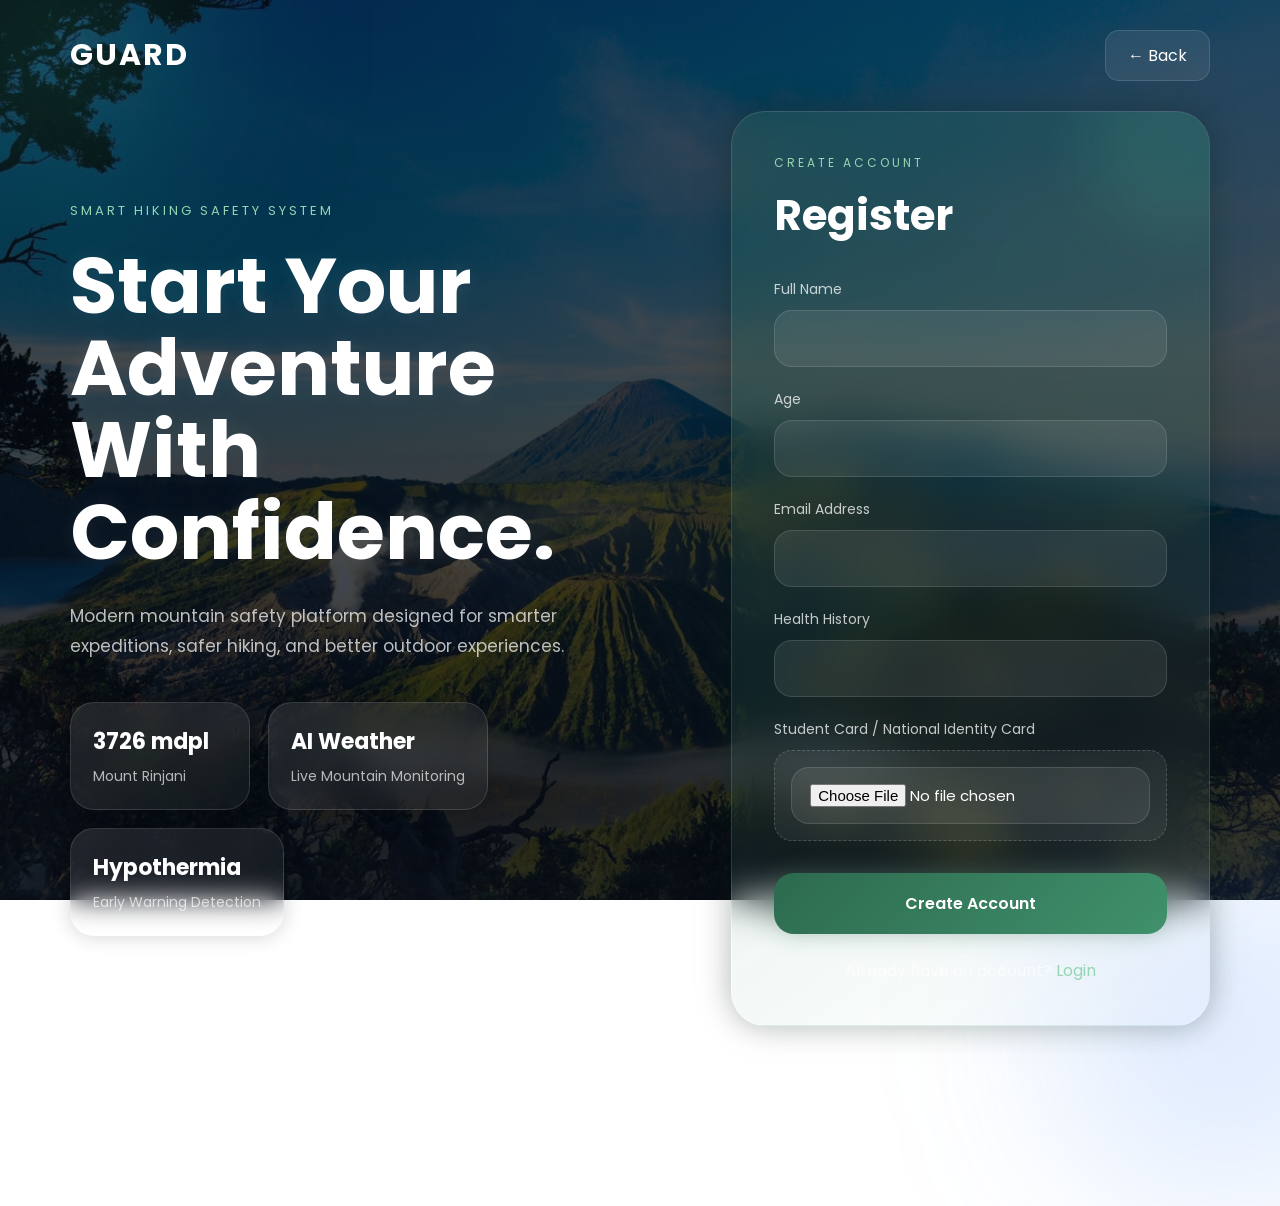
<file: register.html>
<!DOCTYPE html>
<html lang="en">
<head>
<meta charset="UTF-8">
<meta name="viewport" content="width=device-width, initial-scale=1.0">

<title>Register | GUARD</title>

<link rel="stylesheet" href="register.css">

<link href="https://fonts.googleapis.com/css2?family=Poppins:wght@300;400;500;600;700&display=swap" rel="stylesheet">

</head>
<body>

<!-- BACKGROUND BLUR -->
<div class="bg-blur blur1"></div>
<div class="bg-blur blur2"></div>

<!-- NAVBAR -->
<nav class="navbar">

    <div class="logo">
        GUARD
    </div>

    <a href="index.html" class="back-btn">
        ← Back
    </a>

</nav>

<!-- MAIN -->
<section class="main-container">

    <!-- LEFT SIDE -->
    <div class="left-side">

        <p class="small-text">
            SMART HIKING SAFETY SYSTEM
        </p>

        <h1>
            Start Your <br>
            Adventure <br>
            With Confidence.
        </h1>

        <p class="description">
            Modern mountain safety platform designed
            for smarter expeditions, safer hiking,
            and better outdoor experiences.
        </p>

        <!-- FLOATING CARDS -->
        <div class="floating-cards">

            <div class="mini-card">
                <h3>3726 mdpl</h3>
                <p>Mount Rinjani</p>
            </div>

            <div class="mini-card">
                <h3>AI Weather</h3>
                <p>Live Mountain Monitoring</p>
            </div>

            <div class="mini-card">
                <h3>Hypothermia</h3>
                <p>Early Warning Detection</p>
            </div>

        </div>

    </div>

    <!-- RIGHT SIDE -->
    <div class="right-side">

        <div class="register-card">

            <p class="card-small">
                CREATE ACCOUNT
            </p>

            <h2>
                Register
            </h2>

            <form onsubmit="registerUser(event)">

                <!-- FULL NAME -->
                <div class="input-group">
                    <label>Full Name</label>
                    <input type="text" id="fullName" required>
                </div>

                <!-- AGE -->
                <div class="input-group">
                    <label>Age</label>
                    <input type="number" id="age" required>
                </div>

                <!-- EMAIL -->
                <div class="input-group">
                    <label>Email Address</label>
                    <input type="email" id="email" required>
                </div>

                <!-- HEALTH -->
                <div class="input-group">
                    <label>Health History</label>
                    <input type="text" id="health" required>
                </div>

                <!-- FILE -->
                <div class="input-group">

                    <label>
                        Student Card / National Identity Card
                    </label>

                    <div class="upload-box">
                        <input type="file" required>
                    </div>

                </div>

                <!-- WARNING BOX -->
                <div id="warningBox" class="warning-box">

                    <div class="warning-icon">
                        ⚠
                    </div>

                    <div class="warning-content">

                        <h3>High Risk Condition Detected</h3>

                        <p>
                            Your health history may increase
                            mountain hiking risks due to cold
                            temperatures and low oxygen levels.
                        </p>

                        <div class="warning-buttons">

                            <button
                                type="button"
                                class="cancel-btn"
                                onclick="cancelRisk()">

                                Cancel

                            </button>

                            <button
                                type="button"
                                class="continue-btn"
                                onclick="continueRisk()">

                                Continue Anyway

                            </button>

                        </div>

                    </div>

                </div>

                <!-- BUTTON -->
                <button type="submit" class="register-btn">
                    Create Account
                </button>

            </form>

            <!-- BOTTOM -->
            <p class="bottom-text">
                Already have an account?
                <a href="login.html">Login</a>
            </p>

        </div>

    </div>

</section>

<!-- SCRIPT -->
<script>

function registerUser(e){

    e.preventDefault();

    // INPUT
    let fullName = document.getElementById("fullName").value;
    let age = document.getElementById("age").value;
    let email = document.getElementById("email").value;
    let health = document.getElementById("health").value.toLowerCase();

    // SAVE DATA
    localStorage.setItem("username", fullName);
    localStorage.setItem("age", age);
    localStorage.setItem("email", email);
    localStorage.setItem("health", health);

    // RISK LIST
    let dangerous = [

        "asthma",
        "chronic asthma",
        "bronchitis",
        "pneumonia",
        "lung disease",
        "copd",
        "shortness of breath",

        "heart disease",
        "heart failure",
        "arrhythmia",
        "coronary artery disease",
        "cardiovascular disease",

        "hypertension",
        "high blood pressure",
        "hypotension",

        "epilepsy",
        "stroke",
        "seizure disorder",

        "diabetes",
        "anemia",
        "hypoglycemia",

        "panic disorder",
        "anxiety disorder",

        "altitude sickness",
        "vertigo",

        "kidney disease",
        "liver disease",
        "sleep apnea"
    ];

    // CHECK RISK
    let risk = dangerous.some(
        word => health.includes(word)
    );

    if(risk){

        document.getElementById(
            "warningBox"
        ).style.display = "flex";

    }else{

        localStorage.setItem(
            "riskStatus",
            "SAFE"
        );

        window.location.href = "login.html";
    }
}

// CONTINUE
function continueRisk(){

    localStorage.setItem(
        "riskStatus",
        "HIGH RISK"
    );

    window.location.href = "login.html";
}

// CANCEL
function cancelRisk(){

    document.getElementById(
        "warningBox"
    ).style.display = "none";
}

</script>

</body>
</html>
</file>
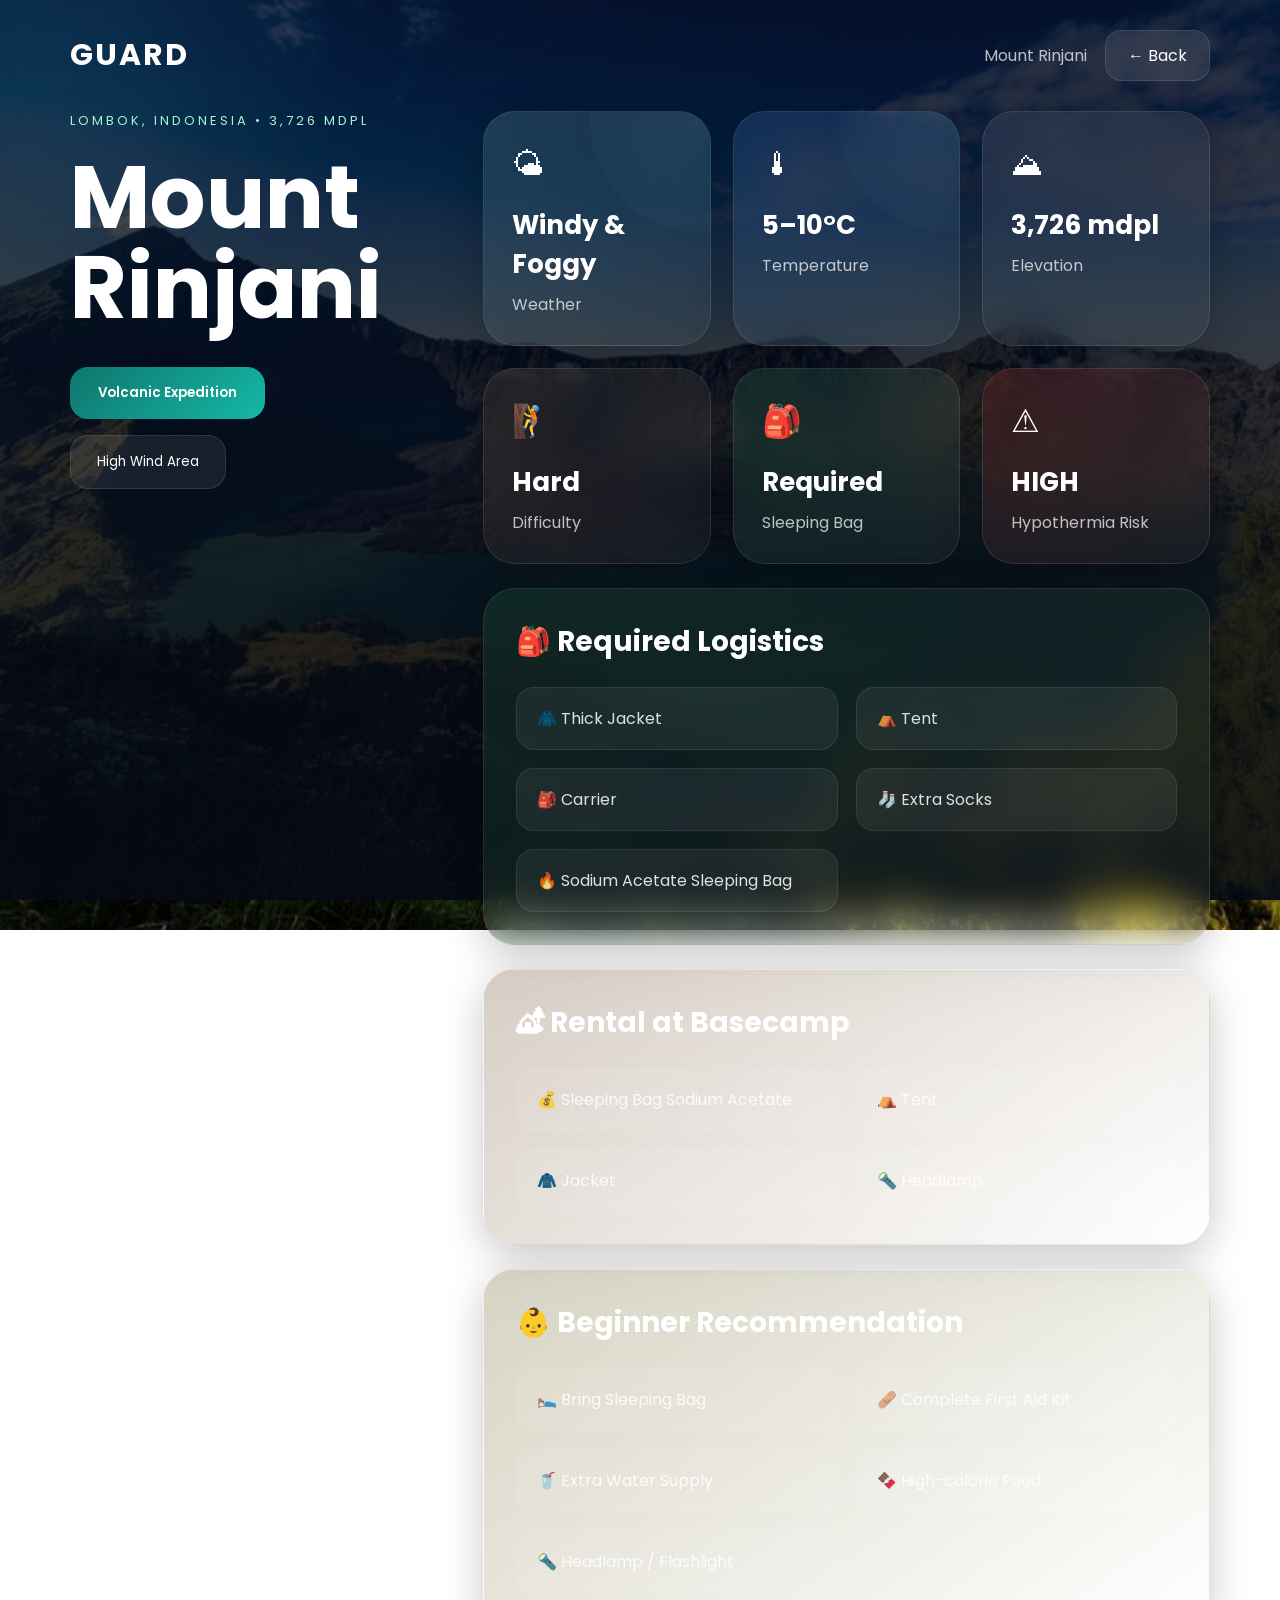
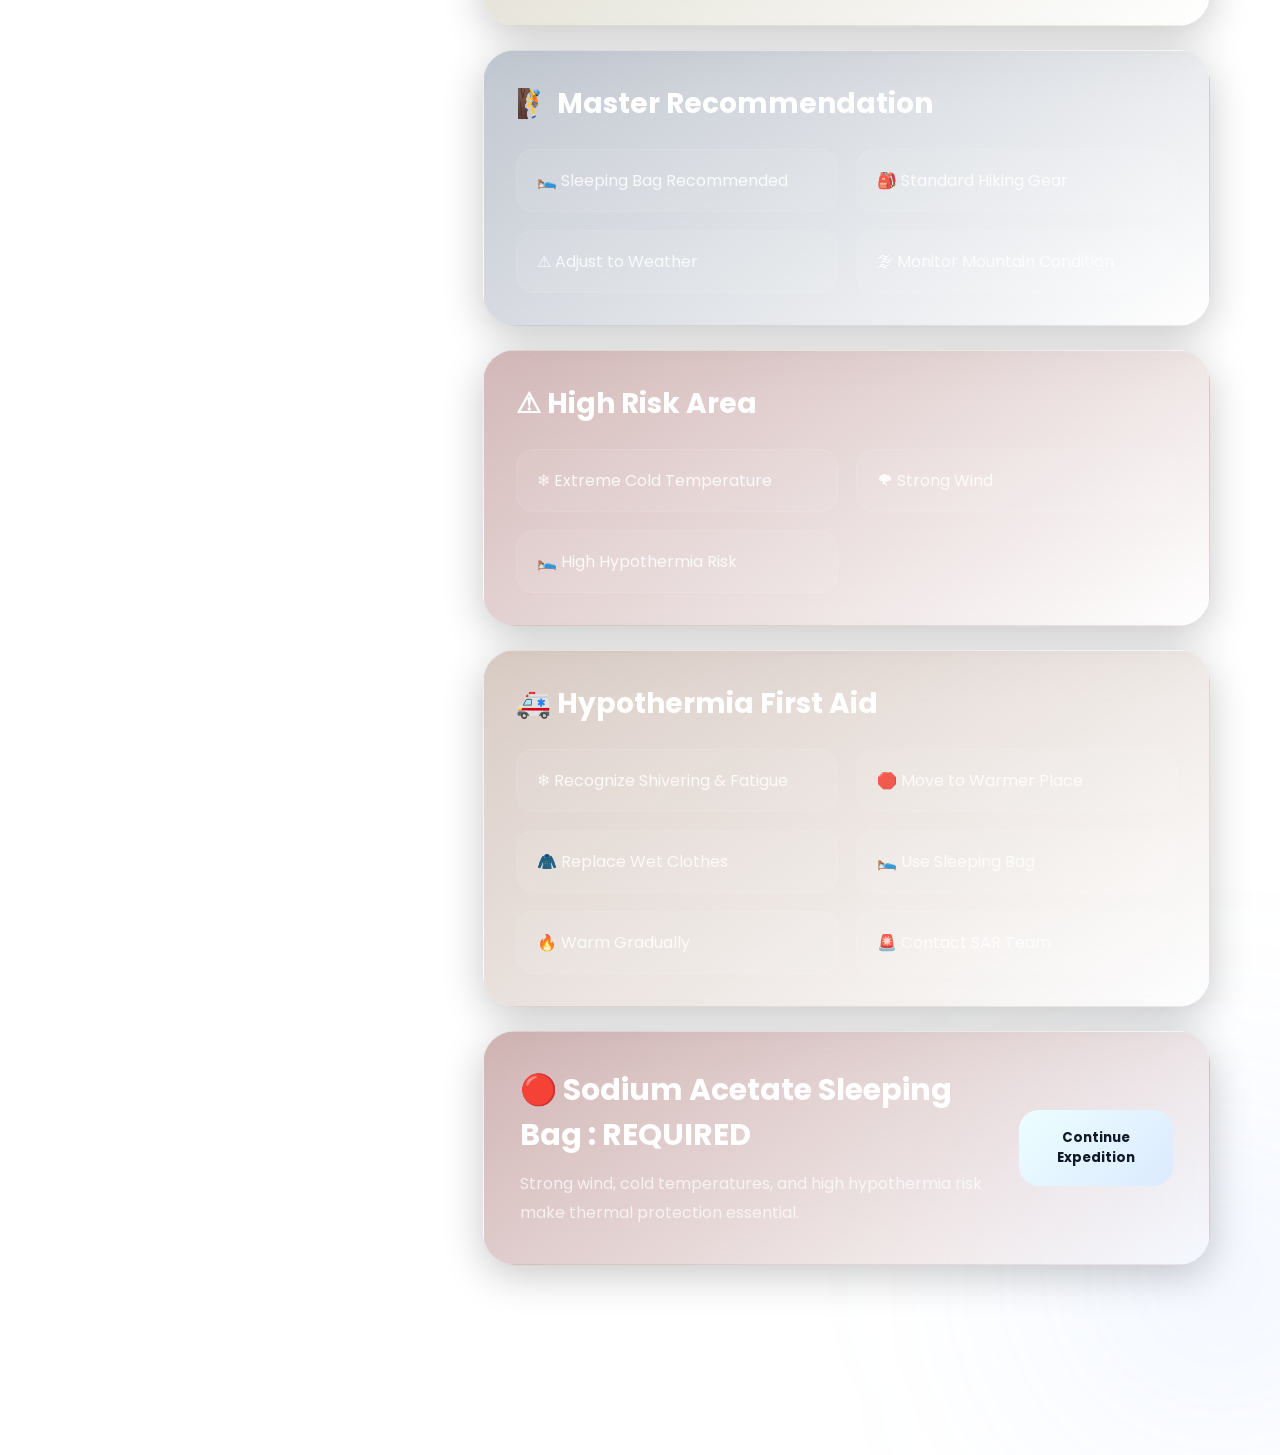
<file: rinjani.html>
<!DOCTYPE html>
<html lang="en">
<head>
<meta charset="UTF-8">
<meta name="viewport" content="width=device-width, initial-scale=1.0">

<title>Mount Rinjani | GUARD</title>

<link rel="stylesheet" href="rinjani.css">

<link href="https://fonts.googleapis.com/css2?family=Poppins:wght@300;400;500;600;700&display=swap" rel="stylesheet">

</head>
<body>

<!-- BLUR -->
<div class="bg-blur blur1"></div>
<div class="bg-blur blur2"></div>

<!-- NAVBAR -->
<nav class="navbar">

    <div class="logo">
        GUARD
    </div>

    <div class="nav-right">

        <span class="user-name">
            Mount Rinjani
        </span>

        <a href="dashboard.html" class="back-btn">
            ← Back
        </a>

    </div>

</nav>

<!-- MAIN -->
<section class="main-container">

    <!-- LEFT -->
    <div class="hero-section">

        <p class="small-text">
            LOMBOK, INDONESIA • 3,726 MDPL
        </p>

        <h1>
            Mount <br>
            Rinjani
        </h1>

        <div class="hero-buttons">

            <button class="primary-btn">
                Volcanic Expedition
            </button>

            <button class="glass-btn">
                High Wind Area
            </button>

        </div>

    </div>

    <!-- RIGHT -->
    <div class="info-section">

        <!-- GRID -->
        <div class="info-grid">

            <div class="info-card">
                <span>🌤</span>
                <h3>Windy & Foggy</h3>
                <p>Weather</p>
            </div>

            <div class="info-card">
                <span>🌡</span>
                <h3>5–10°C</h3>
                <p>Temperature</p>
            </div>

            <div class="info-card">
                <span>⛰</span>
                <h3>3,726 mdpl</h3>
                <p>Elevation</p>
            </div>

            <div class="info-card">
                <span>🧗</span>
                <h3>Hard</h3>
                <p>Difficulty</p>
            </div>

            <div class="info-card">
                <span>🎒</span>
                <h3>Required</h3>
                <p>Sleeping Bag</p>
            </div>

            <div class="info-card danger-card">
                <span>⚠</span>
                <h3>HIGH</h3>
                <p>Hypothermia Risk</p>
            </div>

        </div>

        <!-- LOGISTICS -->
        <div class="detail-box logistics-box">

            <h2>🎒 Required Logistics</h2>

            <div class="detail-list">

                <div>🧥 Thick Jacket</div>
                <div>⛺ Tent</div>
                <div>🎒 Carrier</div>
                <div>🧦 Extra Socks</div>
                <div>🔥 Sodium Acetate Sleeping Bag</div>

            </div>

        </div>

        <!-- RENTAL -->
        <div class="detail-box rental-box">

            <h2>🏕 Rental at Basecamp</h2>

            <div class="detail-list">

                <div>💰 Sleeping Bag Sodium Acetate</div>
                <div>⛺ Tent</div>
                <div>🧥 Jacket</div>
                <div>🔦 Headlamp</div>

            </div>

        </div>

        <!-- BEGINNER -->
        <div class="detail-box beginner-box">

            <h2>👶 Beginner Recommendation</h2>

            <div class="detail-list">

                <div>🛌 Bring Sleeping Bag</div>
                <div>🩹 Complete First Aid Kit</div>
                <div>🥤 Extra Water Supply</div>
                <div>🍫 High-calorie Food</div>
                <div>🔦 Headlamp / Flashlight</div>

            </div>

        </div>

        <!-- MASTER -->
        <div class="detail-box master-box">

            <h2>🧗 Master Recommendation</h2>

            <div class="detail-list">

                <div>🛌 Sleeping Bag Recommended</div>
                <div>🎒 Standard Hiking Gear</div>
                <div>⚠ Adjust to Weather</div>
                <div>🌫 Monitor Mountain Condition</div>

            </div>

        </div>

        <!-- RISK -->
        <div class="detail-box danger-box">

            <h2>⚠ High Risk Area</h2>

            <div class="detail-list">

                <div>❄ Extreme Cold Temperature</div>
                <div>🌪 Strong Wind</div>
                <div>🛌 High Hypothermia Risk</div>

            </div>

        </div>

        <!-- FIRST AID -->
        <div class="detail-box firstaid-box">

            <h2>🚑 Hypothermia First Aid</h2>

            <div class="detail-list">

                <div>❄ Recognize Shivering & Fatigue</div>
                <div>🛑 Move to Warmer Place</div>
                <div>🧥 Replace Wet Clothes</div>
                <div>🛌 Use Sleeping Bag</div>
                <div>🔥 Warm Gradually</div>
                <div>🚨 Contact SAR Team</div>

            </div>

        </div>

        <!-- FINAL -->
        <div class="bottom-panel">

            <div class="panel-left">

                <h3>
                    🔴 Sodium Acetate Sleeping Bag :
                    REQUIRED
                </h3>

                <p>
                    Strong wind, cold temperatures,
                    and high hypothermia risk make
                    thermal protection essential.
                </p>

            </div>

            <button onclick="goToCard()" class="card-btn">
                Continue Expedition
            </button>

        </div>

    </div>

</section>

<script>

function goToCard(){

    localStorage.setItem(
        "selectedMountain",
        "Mount Rinjani"
    );

    window.location.href = "hiking.html";
}

</script>

</body>
</html>
</file>
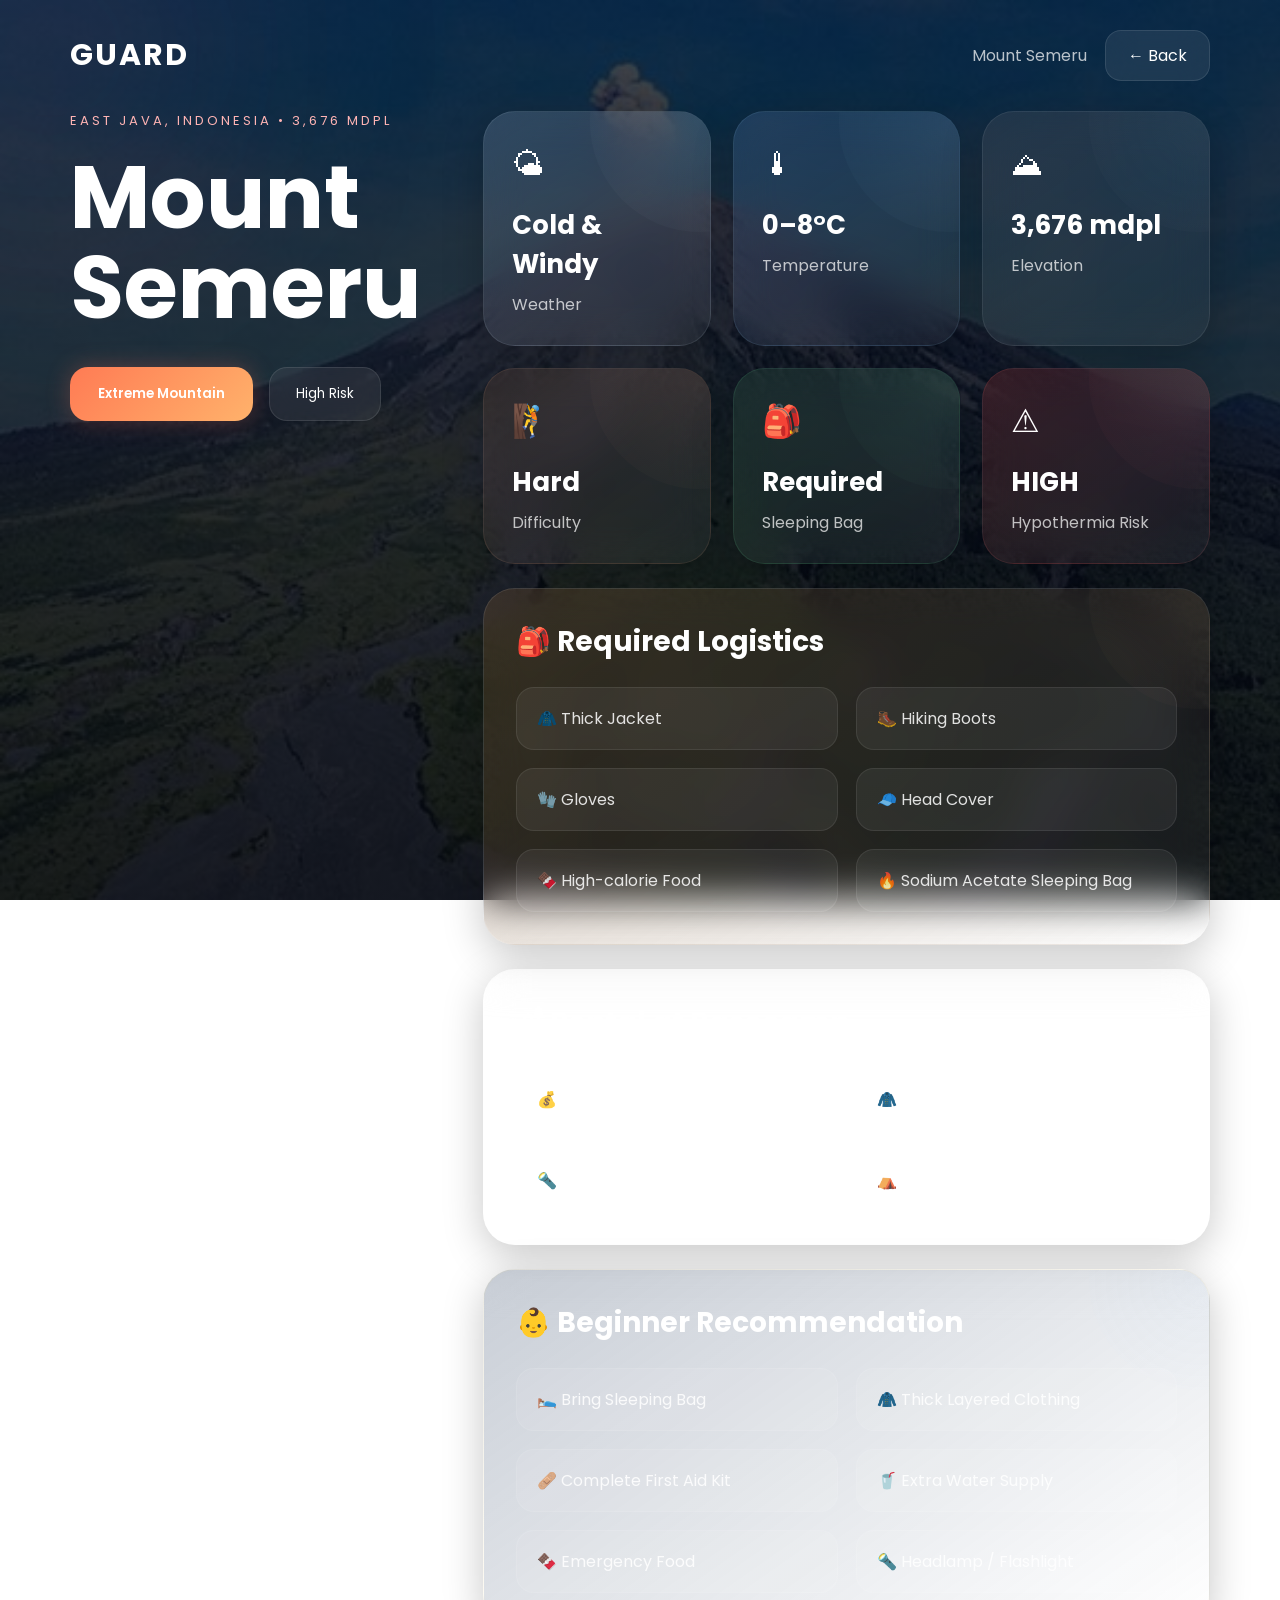
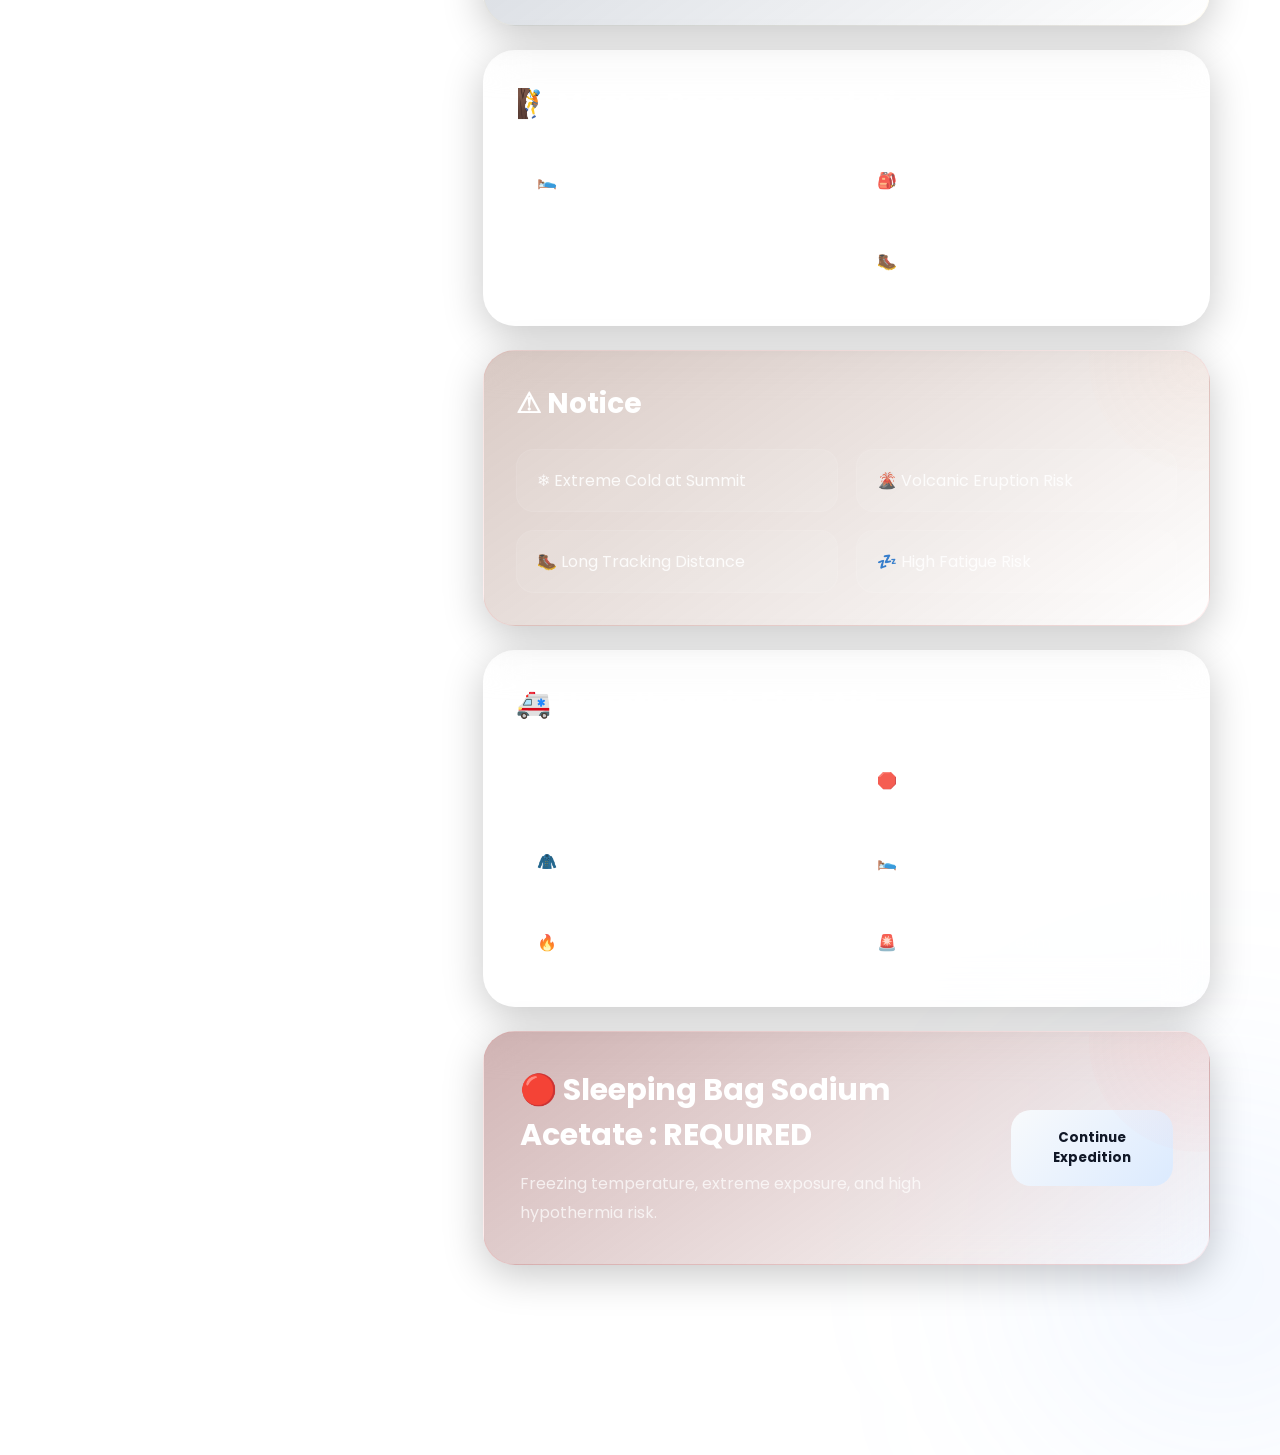
<file: semeru.html>
<!DOCTYPE html>
<html lang="en">
<head>
<meta charset="UTF-8">
<meta name="viewport" content="width=device-width, initial-scale=1.0">

<title>Mount Semeru | GUARD</title>

<link rel="stylesheet" href="semeru.css">

<link href="https://fonts.googleapis.com/css2?family=Poppins:wght@300;400;500;600;700&display=swap" rel="stylesheet">

</head>
<body>

<!-- BLUR -->
<div class="bg-blur blur1"></div>
<div class="bg-blur blur2"></div>

<!-- NAVBAR -->
<nav class="navbar">

    <div class="logo">
        GUARD
    </div>

    <div class="nav-right">

        <span class="user-name">
            Mount Semeru
        </span>

        <a href="dashboard.html" class="back-btn">
            ← Back
        </a>

    </div>

</nav>

<!-- MAIN -->
<section class="main-container">

    <!-- LEFT -->
    <div class="hero-section">

        <p class="small-text">
            EAST JAVA, INDONESIA • 3,676 MDPL
        </p>

        <h1>
            Mount <br>
            Semeru
        </h1>

        <div class="hero-buttons">

            <button class="primary-btn">
                Extreme Mountain
            </button>

            <button class="glass-btn">
                High Risk
            </button>

        </div>

    </div>

    <!-- RIGHT -->
    <div class="info-section">

        <!-- GRID -->
        <div class="info-grid">

            <div class="info-card">
                <span>🌤</span>
                <h3>Cold & Windy</h3>
                <p>Weather</p>
            </div>

            <div class="info-card">
                <span>🌡</span>
                <h3>0–8°C</h3>
                <p>Temperature</p>
            </div>

            <div class="info-card">
                <span>⛰</span>
                <h3>3,676 mdpl</h3>
                <p>Elevation</p>
            </div>

            <div class="info-card">
                <span>🧗</span>
                <h3>Hard</h3>
                <p>Difficulty</p>
            </div>

            <div class="info-card">
                <span>🎒</span>
                <h3>Required</h3>
                <p>Sleeping Bag</p>
            </div>

            <div class="info-card danger-card">
                <span>⚠</span>
                <h3>HIGH</h3>
                <p>Hypothermia Risk</p>
            </div>

        </div>

        <!-- REQUIRED -->
        <div class="detail-box">

            <h2>🎒 Required Logistics</h2>

            <div class="detail-list">

                <div>🧥 Thick Jacket</div>
                <div>🥾 Hiking Boots</div>
                <div>🧤 Gloves</div>
                <div>🧢 Head Cover</div>
                <div>🍫 High-calorie Food</div>
                <div>🔥 Sodium Acetate Sleeping Bag</div>

            </div>

        </div>

        <!-- RENTAL -->
        <div class="detail-box">

            <h2>🏕 Rental at Basecamp</h2>

            <div class="detail-list">

                <div>💰 Sleeping Bag</div>
                <div>🧥 Jacket</div>
                <div>🔦 Headlamp</div>
                <div>⛺ Tent</div>

            </div>

        </div>

        <!-- BEGINNER -->
        <div class="detail-box warning-detail">

            <h2>👶 Beginner Recommendation</h2>

            <div class="detail-list">

                <div>🛌 Bring Sleeping Bag</div>
                <div>🧥 Thick Layered Clothing</div>
                <div>🩹 Complete First Aid Kit</div>
                <div>🥤 Extra Water Supply</div>
                <div>🍫 Emergency Food</div>
                <div>🔦 Headlamp / Flashlight</div>

            </div>

        </div>

        <!-- MASTER -->
        <div class="detail-box">

            <h2>🧗 Master Recommendation</h2>

            <div class="detail-list">

                <div>🛌 Sleeping Bag Recommended</div>
                <div>🎒 Complete Hiking Gear</div>
                <div>⚠ Extreme Terrain Awareness</div>
                <div>🥾 Long Distance Preparation</div>

            </div>

        </div>

        <!-- NOTICE -->
        <div class="detail-box danger-detail">

            <h2>⚠ Notice</h2>

            <div class="detail-list">

                <div>❄ Extreme Cold at Summit</div>
                <div>🌋 Volcanic Eruption Risk</div>
                <div>🥾 Long Tracking Distance</div>
                <div>💤 High Fatigue Risk</div>

            </div>

        </div>

        <!-- FIRST AID -->
        <div class="detail-box">

            <h2>🚑 Hypothermia First Aid</h2>

            <div class="detail-list">

                <div>❄ Recognize Shivering & Confusion</div>
                <div>🛑 Move to Warmer Place</div>
                <div>🧥 Add Warm Layers</div>
                <div>🛌 Use Sleeping Bag</div>
                <div>🔥 Warm Slowly</div>
                <div>🚨 Contact SAR Team</div>

            </div>

        </div>

        <!-- FINAL -->
        <div class="bottom-panel">

            <div class="panel-left">

                <h3>
                    🔴 Sleeping Bag Sodium Acetate :
                    REQUIRED
                </h3>

                <p>
                    Freezing temperature, extreme
                    exposure, and high hypothermia risk.
                </p>

            </div>

            <button onclick="goToCard()" class="card-btn">
                Continue Expedition
            </button>

        </div>

    </div>

</section>

<script>

function goToCard(){

    localStorage.setItem(
        "selectedMountain",
        "Mount Semeru"
    );

    window.location.href = "hiking.html";
}

</script>

</body>
</html>
</file>
<file: yuhuu.css>
*{
    margin:0;
    padding:0;
    box-sizing:border-box;
    font-family:'Poppins', sans-serif;
}

body{
    min-height:100vh;

    background-image:
    linear-gradient(
        rgba(0,0,0,0.45),
        rgba(0,0,0,0.75)
    ),
    url("rajaampat.jpg");

    background-size:cover;
    background-position:center;
    background-repeat:no-repeat;
    background-attachment:fixed;

    color:white;
}

/* OVERLAY */
.overlay{
    display:none;
}

/* NAVBAR */
.navbar{
    position:relative;
    z-index:2;

    width:100%;
    padding:28px 70px;

    display:flex;
    justify-content:space-between;
    align-items:center;
}

.logo{
    font-size:32px;
    font-weight:700;
    letter-spacing:2px;
}

.nav-buttons{
    display:flex;
    gap:15px;
}

/* LOGIN BUTTON */
.login-btn{
    text-decoration:none;
    color:white;

    padding:12px 26px;
    border-radius:14px;

    background:rgba(255,255,255,0.08);

    border:1px solid rgba(255,255,255,0.12);

    backdrop-filter:blur(10px);

    transition:0.3s;
}

.login-btn:hover{
    background:rgba(255,255,255,0.15);
    transform:translateY(-2px);
}

/* REGISTER BUTTON */
.register-btn{
    text-decoration:none;
    color:white;

    padding:12px 28px;
    border-radius:14px;

    background:#2d6a4f;

    transition:0.3s;
}

.register-btn:hover{
    background:#40916c;
    transform:translateY(-2px);
}

/* HERO */
.hero{
    position:relative;
    z-index:2;

    width:100%;
    height:72vh;

    display:flex;
    align-items:center;

    padding:0 70px;
}

.hero-content{
    max-width:720px;
}

/* SMALL TEXT */
.small-text{
    color:#95d5b2;
    letter-spacing:3px;
    font-size:14px;
    margin-bottom:20px;
}

/* TITLE */
.hero h1{
    font-size:72px;
    line-height:1.1;
    margin-bottom:25px;
    font-weight:700;
}

/* DESCRIPTION */
.description{
    font-size:18px;
    line-height:1.8;

    color:rgba(255,255,255,0.72);

    max-width:620px;

    margin-bottom:38px;
}

/* HERO BUTTONS */
.hero-buttons{
    display:flex;
    gap:18px;
}

/* START BUTTON */
.start-btn{
    text-decoration:none;
    color:white;

    padding:16px 34px;

    border-radius:18px;

    background:#2d6a4f;

    font-weight:500;

    box-shadow:0 0 20px rgba(45,106,79,0.28);

    transition:0.3s;
}

.start-btn:hover{
    background:#40916c;
    transform:translateY(-3px);
}

/* GLASS BUTTON */
.glass-btn{
    text-decoration:none;
    color:white;

    padding:16px 30px;

    border-radius:18px;

    background:rgba(255,255,255,0.08);

    border:1px solid rgba(255,255,255,0.12);

    backdrop-filter:blur(10px);

    transition:0.3s;
}

.glass-btn:hover{
    background:rgba(255,255,255,0.14);
    transform:translateY(-3px);
}

/* INFO SECTION */
.bottom-info{
    position:relative;
    z-index:2;

    width:100%;

    display:flex;
    justify-content:center;
    gap:24px;

    padding:0 70px;
}

/* INFO CARD */
.info-card{
    width:320px;

    padding:28px;

    border-radius:24px;

    background:rgba(255,255,255,0.08);

    border:1px solid rgba(255,255,255,0.12);

    backdrop-filter:blur(14px);

    transition:0.3s;
}

.info-card:hover{
    transform:translateY(-5px);

    background:rgba(255,255,255,0.12);
}

/* INFO TITLE */
.info-card h3{
    font-size:20px;
    margin-bottom:12px;
}

/* INFO TEXT */
.info-card p{
    line-height:1.7;

    color:rgba(255,255,255,0.72);
}

/* RESPONSIVE */
@media(max-width:1100px){

    body{
        overflow:auto;
    }

    .hero h1{
        font-size:56px;
    }

    .bottom-info{
        flex-direction:column;
        align-items:center;
        padding-bottom:40px;
    }

    .info-card{
        width:100%;
        max-width:600px;
    }
}

@media(max-width:700px){

    .navbar{
        padding:25px;
    }

    .hero{
        padding:0 25px;
    }

    .hero h1{
        font-size:42px;
    }

    .hero-buttons{
        flex-direction:column;
    }

    .bottom-info{
        padding:25px;
    }
}
</file>
<file: agung.css>
*{
    margin:0;
    padding:0;
    box-sizing:border-box;
    font-family:'Poppins', sans-serif;
}

body{
    min-height:100vh;

    background:
    linear-gradient(
        rgba(8,10,16,0.76),
        rgba(8,10,16,0.92)
    ),
    url("agung.jpg");

    background-size:cover;
    background-position:center;
    background-repeat:no-repeat;
    background-attachment:fixed;

    overflow-x:hidden;

    color:white;
    position:relative;
}

/* BLUR */
.bg-blur{
    position:absolute;
    border-radius:50%;
    filter:blur(120px);
    z-index:0;
}

.blur1{
    width:340px;
    height:340px;

    background:rgba(120,160,255,0.10);

    top:-120px;
    left:-120px;
}

.blur2{
    width:360px;
    height:360px;

    background:rgba(255,120,120,0.10);

    bottom:-120px;
    right:-120px;
}

/* NAVBAR */
.navbar{
    width:100%;
    padding:30px 70px;

    display:flex;
    justify-content:space-between;
    align-items:center;

    position:relative;
    z-index:10;
}

.logo{
    font-size:30px;
    font-weight:700;
    letter-spacing:2px;
}

.nav-right{
    display:flex;
    align-items:center;
    gap:18px;
}

.user-name{
    color:rgba(255,255,255,0.72);
}

.back-btn{
    text-decoration:none;
    color:white;

    padding:12px 22px;

    border-radius:16px;

    background:rgba(255,255,255,0.08);

    border:1px solid rgba(255,255,255,0.10);

    backdrop-filter:blur(14px);

    transition:0.3s;
}

.back-btn:hover{
    background:rgba(255,255,255,0.14);
    transform:translateY(-2px);
}

/* MAIN */
.main-container{
    width:100%;
    min-height:85vh;

    display:flex;
    justify-content:space-between;
    align-items:flex-start;

    gap:50px;

    padding:0 70px 70px;

    position:relative;
    z-index:2;
}

/* LEFT */
.hero-section{
    width:32%;
    position:sticky;
    top:30px;
}

.small-text{
    color:#bfdbfe;

    letter-spacing:3px;
    font-size:13px;

    margin-bottom:22px;
}

.hero-section h1{
    font-size:88px;
    line-height:1.02;

    margin-bottom:34px;
}

/* BUTTONS */
.hero-buttons{
    display:flex;
    gap:16px;
    flex-wrap:wrap;
}

.primary-btn{
    padding:16px 28px;

    border:none;
    border-radius:18px;

    background:
    linear-gradient(
        135deg,
        #2563eb,
        #60a5fa
    );

    color:white;

    font-weight:600;

    box-shadow:
    0 0 24px rgba(96,165,250,0.22);
}

.glass-btn{
    padding:16px 26px;

    border:none;
    border-radius:18px;

    background:rgba(255,255,255,0.08);

    border:1px solid rgba(255,255,255,0.10);

    color:white;

    backdrop-filter:blur(14px);
}

/* RIGHT */
.info-section{
    width:64%;

    display:flex;
    flex-direction:column;
    gap:24px;
}

/* GRID */
.info-grid{
    display:grid;
    grid-template-columns:repeat(3,1fr);
    gap:22px;
}

/* CARD BASE */
.info-card,
.detail-box,
.bottom-panel{
    position:relative;
    overflow:hidden;

    border-radius:32px;

    backdrop-filter:blur(20px);

    border:1px solid rgba(255,255,255,0.10);

    box-shadow:
    0 10px 40px rgba(0,0,0,0.22);

    transition:0.35s;
}

.info-card::before,
.detail-box::before,
.bottom-panel::before{
    content:"";

    position:absolute;

    width:220px;
    height:220px;

    border-radius:50%;

    top:-100px;
    right:-100px;

    opacity:0.45;
}

.info-card:hover,
.detail-box:hover,
.bottom-panel:hover{
    transform:translateY(-5px);
}

/* INFO CARD */
.info-card{
    padding:28px;
}

.info-card span{
    font-size:32px;
    margin-bottom:18px;
    display:block;

    position:relative;
    z-index:2;
}

.info-card h3{
    font-size:26px;
    margin-bottom:8px;

    position:relative;
    z-index:2;
}

.info-card p{
    color:rgba(255,255,255,0.72);

    position:relative;
    z-index:2;
}

/* WEATHER */
.info-card:nth-child(1){
    background:
    linear-gradient(
        145deg,
        rgba(120,160,255,0.22),
        rgba(255,255,255,0.04)
    );
}

/* TEMP */
.info-card:nth-child(2){
    background:
    linear-gradient(
        145deg,
        rgba(90,130,220,0.24),
        rgba(255,255,255,0.04)
    );
}

/* ELEVATION */
.info-card:nth-child(3){
    background:
    linear-gradient(
        145deg,
        rgba(80,90,120,0.30),
        rgba(255,255,255,0.04)
    );
}

/* DIFFICULTY */
.info-card:nth-child(4){
    background:
    linear-gradient(
        145deg,
        rgba(70,90,150,0.28),
        rgba(255,255,255,0.04)
    );
}

/* REQUIRED */
.info-card:nth-child(5){
    background:
    linear-gradient(
        145deg,
        rgba(40,90,150,0.30),
        rgba(255,255,255,0.04)
    );
}

/* RISK */
.danger-card{
    background:
    linear-gradient(
        145deg,
        rgba(180,60,60,0.32),
        rgba(255,255,255,0.04)
    ) !important;
}

/* DETAIL */
.detail-box{
    width:100%;
    padding:32px;
}

.detail-box h2{
    font-size:28px;
    margin-bottom:24px;

    position:relative;
    z-index:2;
}

.detail-list{
    display:grid;
    grid-template-columns:repeat(2,1fr);
    gap:18px;

    position:relative;
    z-index:2;
}

.detail-list div{
    padding:18px 20px;

    border-radius:18px;

    background:rgba(255,255,255,0.06);

    border:1px solid rgba(255,255,255,0.08);

    color:rgba(255,255,255,0.86);

    transition:0.3s;
}

.detail-list div:hover{
    transform:translateY(-3px);

    background:rgba(255,255,255,0.10);
}

/* BOX COLORS */
.logistics-box{
    background:
    linear-gradient(
        145deg,
        rgba(50,90,150,0.30),
        rgba(255,255,255,0.04)
    );
}

.rental-box{
    background:
    linear-gradient(
        145deg,
        rgba(80,110,180,0.28),
        rgba(255,255,255,0.04)
    );
}

.beginner-box{
    background:
    linear-gradient(
        145deg,
        rgba(60,120,200,0.30),
        rgba(255,255,255,0.04)
    );
}

.master-box{
    background:
    linear-gradient(
        145deg,
        rgba(70,90,170,0.28),
        rgba(255,255,255,0.04)
    );
}

.danger-box{
    background:
    linear-gradient(
        145deg,
        rgba(180,70,70,0.30),
        rgba(255,255,255,0.04)
    );
}

.firstaid-box{
    background:
    linear-gradient(
        145deg,
        rgba(120,100,220,0.28),
        rgba(255,255,255,0.04)
    );
}

/* BOTTOM */
.bottom-panel{
    width:100%;

    padding:36px;

    background:
    linear-gradient(
        145deg,
        rgba(180,60,60,0.32),
        rgba(255,255,255,0.04)
    );

    display:flex;
    justify-content:space-between;
    align-items:center;

    gap:30px;
}

.panel-left h3{
    font-size:30px;
    margin-bottom:12px;
}

.panel-left p{
    color:rgba(255,255,255,0.72);
    line-height:1.8;
}

/* BUTTON */
.card-btn{
    padding:18px 30px;

    border:none;
    border-radius:20px;

    background:
    linear-gradient(
        135deg,
        #eff6ff,
        #93c5fd
    );

    color:#111827;

    font-weight:700;

    cursor:pointer;

    transition:0.3s;
}

.card-btn:hover{
    transform:translateY(-3px);

    box-shadow:
    0 8px 25px rgba(120,170,255,0.20);
}

/* RESPONSIVE */
@media(max-width:1100px){

    .main-container{
        flex-direction:column;
        padding:40px 25px;
    }

    .hero-section,
    .info-section{
        width:100%;
    }

    .hero-section{
        position:relative;
    }

    .hero-section h1{
        font-size:62px;
    }

    .info-grid{
        grid-template-columns:repeat(2,1fr);
    }

    .detail-list{
        grid-template-columns:1fr;
    }

    .bottom-panel{
        flex-direction:column;
        align-items:flex-start;
    }
}

@media(max-width:700px){

    .navbar{
        padding:25px;
    }

    .hero-section h1{
        font-size:46px;
    }

    .info-grid{
        grid-template-columns:1fr;
    }

    .info-card,
    .detail-box{
        padding:24px;
    }

    .detail-box h2{
        font-size:22px;
    }

    .panel-left h3{
        font-size:24px;
    }

    .card-btn{
        width:100%;
    }
}
</file>
<file: bromo.css>
*{
    margin:0;
    padding:0;
    box-sizing:border-box;
    font-family:'Poppins', sans-serif;
}

body{
    min-height:100vh;

    background:
    linear-gradient(
        rgba(15,10,8,0.70),
        rgba(15,10,8,0.88)
    ),
    url("bromo.jpg");

    background-size:cover;
    background-position:center;
    background-repeat:no-repeat;
    background-attachment:fixed;

    overflow-x:hidden;

    color:white;
    position:relative;
}

/* BLUR */
.bg-blur{
    position:absolute;
    border-radius:50%;
    filter:blur(120px);
    z-index:0;
}

.blur1{
    width:320px;
    height:320px;

    background:rgba(255,180,90,0.14);

    top:-100px;
    left:-100px;
}

.blur2{
    width:360px;
    height:360px;

    background:rgba(255,120,70,0.12);

    bottom:-120px;
    right:-120px;
}

/* NAVBAR */
.navbar{
    width:100%;
    padding:30px 70px;

    display:flex;
    justify-content:space-between;
    align-items:center;

    position:relative;
    z-index:10;
}

.logo{
    font-size:30px;
    font-weight:700;
    letter-spacing:2px;
}

.nav-right{
    display:flex;
    align-items:center;
    gap:18px;
}

.user-name{
    color:rgba(255,255,255,0.72);
}

.back-btn{
    text-decoration:none;
    color:white;

    padding:12px 22px;

    border-radius:16px;

    background:rgba(255,255,255,0.08);

    border:1px solid rgba(255,255,255,0.10);

    backdrop-filter:blur(14px);

    transition:0.3s;
}

.back-btn:hover{
    background:rgba(255,255,255,0.14);
    transform:translateY(-2px);
}

/* MAIN */
.main-container{
    width:100%;
    min-height:85vh;

    display:flex;
    justify-content:space-between;
    align-items:flex-start;

    gap:50px;

    padding:0 70px 70px;

    position:relative;
    z-index:2;
}

/* LEFT */
.hero-section{
    width:32%;
    position:sticky;
    top:30px;
}

.small-text{
    color:#ffd6a5;

    letter-spacing:3px;
    font-size:13px;

    margin-bottom:22px;
}

.hero-section h1{
    font-size:88px;
    line-height:1.02;

    margin-bottom:34px;
}

/* BUTTONS */
.hero-buttons{
    display:flex;
    gap:16px;
    flex-wrap:wrap;
}

.primary-btn{
    padding:16px 28px;

    border:none;
    border-radius:18px;

    background:
    linear-gradient(
        135deg,
        #f59e0b,
        #fb923c
    );

    color:white;

    font-weight:600;

    box-shadow:
    0 0 24px rgba(255,170,70,0.25);
}

.glass-btn{
    padding:16px 26px;

    border:none;
    border-radius:18px;

    background:rgba(255,255,255,0.08);

    border:1px solid rgba(255,255,255,0.10);

    color:white;

    backdrop-filter:blur(14px);
}

/* RIGHT */
.info-section{
    width:64%;

    display:flex;
    flex-direction:column;
    gap:24px;
}

/* GRID */
.info-grid{
    display:grid;
    grid-template-columns:repeat(3,1fr);
    gap:22px;
}

/* CARD BASE */
.info-card,
.detail-box,
.bottom-panel{
    position:relative;
    overflow:hidden;

    border-radius:32px;

    backdrop-filter:blur(20px);

    border:1px solid rgba(255,255,255,0.10);

    box-shadow:
    0 10px 40px rgba(0,0,0,0.22);

    transition:0.35s;
}

/* GLOW */
.info-card::before,
.detail-box::before,
.bottom-panel::before{
    content:"";

    position:absolute;

    width:220px;
    height:220px;

    border-radius:50%;

    top:-100px;
    right:-100px;

    opacity:0.45;
}

.info-card:hover,
.detail-box:hover,
.bottom-panel:hover{
    transform:translateY(-5px);
}

/* INFO CARD */
.info-card{
    padding:28px;
}

.info-card span{
    font-size:32px;
    margin-bottom:18px;
    display:block;

    position:relative;
    z-index:2;
}

.info-card h3{
    font-size:26px;
    margin-bottom:8px;

    position:relative;
    z-index:2;
}

.info-card p{
    color:rgba(255,255,255,0.72);

    position:relative;
    z-index:2;
}

/* WEATHER */
.info-card:nth-child(1){
    background:
    linear-gradient(
        145deg,
        rgba(255,190,90,0.26),
        rgba(255,255,255,0.04)
    );
}

.info-card:nth-child(1)::before{
    background:
    radial-gradient(
        circle,
        rgba(255,220,150,0.18),
        transparent
    );
}

/* TEMP */
.info-card:nth-child(2){
    background:
    linear-gradient(
        145deg,
        rgba(255,140,70,0.24),
        rgba(255,255,255,0.04)
    );
}

/* ELEVATION */
.info-card:nth-child(3){
    background:
    linear-gradient(
        145deg,
        rgba(110,90,80,0.30),
        rgba(255,255,255,0.04)
    );
}

/* DIFFICULTY */
.info-card:nth-child(4){
    background:
    linear-gradient(
        145deg,
        rgba(120,100,70,0.28),
        rgba(255,255,255,0.04)
    );
}

/* REQUIRED */
.info-card:nth-child(5){
    background:
    linear-gradient(
        145deg,
        rgba(140,100,50,0.30),
        rgba(255,255,255,0.04)
    );
}

/* RISK */
.danger-card{
    background:
    linear-gradient(
        145deg,
        rgba(180,140,40,0.32),
        rgba(255,255,255,0.04)
    ) !important;
}

/* DETAIL */
.detail-box{
    width:100%;
    padding:32px;
}

.detail-box h2{
    font-size:28px;
    margin-bottom:24px;

    position:relative;
    z-index:2;
}

.detail-list{
    display:grid;
    grid-template-columns:repeat(2,1fr);
    gap:18px;

    position:relative;
    z-index:2;
}

.detail-list div{
    padding:18px 20px;

    border-radius:18px;

    background:rgba(255,255,255,0.06);

    border:1px solid rgba(255,255,255,0.08);

    color:rgba(255,255,255,0.86);

    transition:0.3s;
}

.detail-list div:hover{
    transform:translateY(-3px);

    background:rgba(255,255,255,0.10);
}

/* BOX COLORS */
.logistics-box{
    background:
    linear-gradient(
        145deg,
        rgba(160,110,55,0.30),
        rgba(255,255,255,0.04)
    );
}

.rental-box{
    background:
    linear-gradient(
        145deg,
        rgba(130,85,45,0.28),
        rgba(255,255,255,0.04)
    );
}

.beginner-box{
    background:
    linear-gradient(
        145deg,
        rgba(170,130,50,0.30),
        rgba(255,255,255,0.04)
    );
}

.master-box{
    background:
    linear-gradient(
        145deg,
        rgba(120,90,60,0.28),
        rgba(255,255,255,0.04)
    );
}

.danger-box{
    background:
    linear-gradient(
        145deg,
        rgba(160,90,50,0.30),
        rgba(255,255,255,0.04)
    );
}

.firstaid-box{
    background:
    linear-gradient(
        145deg,
        rgba(190,120,60,0.30),
        rgba(255,255,255,0.04)
    );
}

/* BOTTOM */
.bottom-panel{
    width:100%;

    padding:36px;

    background:
    linear-gradient(
        145deg,
        rgba(180,140,40,0.34),
        rgba(255,255,255,0.04)
    );

    display:flex;
    justify-content:space-between;
    align-items:center;

    gap:30px;
}

.panel-left h3{
    font-size:30px;
    margin-bottom:12px;
}

.panel-left p{
    color:rgba(255,255,255,0.72);
    line-height:1.8;
}

/* BUTTON */
.card-btn{
    padding:18px 30px;

    border:none;
    border-radius:20px;

    background:
    linear-gradient(
        135deg,
        #fff7ed,
        #fde68a
    );

    color:#111827;

    font-weight:700;

    cursor:pointer;

    transition:0.3s;
}

.card-btn:hover{
    transform:translateY(-3px);

    box-shadow:
    0 8px 25px rgba(255,200,80,0.20);
}

/* RESPONSIVE */
@media(max-width:1100px){

    .main-container{
        flex-direction:column;
        padding:40px 25px;
    }

    .hero-section,
    .info-section{
        width:100%;
    }

    .hero-section{
        position:relative;
    }

    .hero-section h1{
        font-size:62px;
    }

    .info-grid{
        grid-template-columns:repeat(2,1fr);
    }

    .detail-list{
        grid-template-columns:1fr;
    }

    .bottom-panel{
        flex-direction:column;
        align-items:flex-start;
    }
}

@media(max-width:700px){

    .navbar{
        padding:25px;
    }

    .hero-section h1{
        font-size:46px;
    }

    .info-grid{
        grid-template-columns:1fr;
    }

    .info-card,
    .detail-box{
        padding:24px;
    }

    .detail-box h2{
        font-size:22px;
    }

    .panel-left h3{
        font-size:24px;
    }

    .card-btn{
        width:100%;
    }
}
</file>
<file: dashboard.css>
*{
    margin:0;
    padding:0;
    box-sizing:border-box;
    font-family:'Poppins', sans-serif;
}

body{
    min-height:100vh;

    background:
    linear-gradient(
        rgba(5,10,20,0.68),
        rgba(5,10,20,0.85)
    ),
    url("rinjani.jpg");

    background-size:cover;
    background-position:center;
    background-repeat:no-repeat;
    background-attachment:fixed;

    overflow-x:hidden;

    color:white;
    position:relative;
}

/* BLUR */
.bg-blur{
    position:absolute;
    border-radius:50%;
    filter:blur(90px);
}

.blur1{
    width:320px;
    height:320px;

    background:rgba(80,255,170,0.14);

    top:-120px;
    left:-120px;
}

.blur2{
    width:340px;
    height:340px;

    background:rgba(70,140,255,0.12);

    bottom:-120px;
    right:-120px;
}

/* NAVBAR */
.navbar{
    width:100%;
    padding:30px 70px;

    display:flex;
    justify-content:space-between;
    align-items:center;

    position:relative;
    z-index:5;
}

.logo{
    font-size:30px;
    font-weight:700;
    letter-spacing:2px;
}

.nav-right{
    display:flex;
    align-items:center;
    gap:18px;
}

.user-name{
    color:rgba(255,255,255,0.78);
}

.logout-btn{
    text-decoration:none;
    color:white;

    padding:12px 22px;

    border-radius:14px;

    background:rgba(255,255,255,0.10);

    border:1px solid rgba(255,255,255,0.12);

    backdrop-filter:blur(12px);

    transition:0.3s;
}

.logout-btn:hover{
    background:rgba(255,255,255,0.16);
}

/* HERO */
.hero-section{
    width:100%;
    min-height:85vh;

    display:flex;
    justify-content:space-between;
    align-items:center;

    gap:60px;

    padding:0 70px 70px;

    position:relative;
    z-index:2;
}

/* LEFT */
.hero-content{
    width:45%;
}

.small-text{
    color:#95d5b2;

    letter-spacing:3px;
    font-size:13px;

    margin-bottom:22px;
}

.hero-content h1{
    font-size:78px;
    line-height:1.05;

    margin-bottom:26px;
}

.description{
    color:rgba(255,255,255,0.72);

    line-height:1.9;

    font-size:17px;

    margin-bottom:40px;
}

/* STATS */
.stats-grid{
    display:flex;
    gap:18px;
    flex-wrap:wrap;
}

.stat-card{
    width:180px;

    padding:24px;

    border-radius:26px;

    background:
    linear-gradient(
        145deg,
        rgba(255,255,255,0.10),
        rgba(255,255,255,0.04)
    );

    border:1px solid rgba(255,255,255,0.12);

    backdrop-filter:blur(14px);

    transition:0.3s;
}

.stat-card:hover{
    transform:translateY(-5px);

    box-shadow:
    0 0 30px rgba(255,255,255,0.08);
}

.stat-card h3{
    font-size:22px;
    margin-bottom:8px;
    font-weight:600;
    letter-spacing:0.5px;
}

.stat-card p{
    color:rgba(255,255,255,0.68);
}

/* RIGHT PANEL */
.mountain-panel{
    width:48%;

    padding:36px;

    border-radius:34px;

    background:
    linear-gradient(
        145deg,
        rgba(255,255,255,0.10),
        rgba(255,255,255,0.05)
    );

    border:1px solid rgba(255,255,255,0.12);

    backdrop-filter:blur(20px);

    box-shadow:
    0 0 35px rgba(0,0,0,0.24);
}

.panel-small{
    color:#95d5b2;

    letter-spacing:3px;
    font-size:12px;

    margin-bottom:10px;
}

.panel-header h2{
    font-size:42px;
    margin-bottom:30px;
}

/* GRID */
.mountain-grid{
    display:grid;
    grid-template-columns:repeat(2,1fr);
    gap:18px;
}

/* CARD */
.mountain-card{
    padding:26px;

    border-radius:24px;

    background:
    linear-gradient(
        145deg,
        rgba(40,120,80,0.22),
        rgba(255,255,255,0.04)
    );

    border:1px solid rgba(255,255,255,0.10);

    cursor:pointer;

    transition:0.35s;

    position:relative;

    overflow:hidden;
}

.mountain-card::before{
    content:"";

    position:absolute;

    width:120px;
    height:120px;

    border-radius:50%;

    background:rgba(120,255,180,0.08);

    top:-40px;
    right:-40px;
}

.mountain-card:hover{
    transform:translateY(-6px);

    border:1px solid rgba(120,255,180,0.25);

    box-shadow:
    0 0 30px rgba(120,255,180,0.10);
}

.mountain-card h3{
    font-size:22px;
    margin-bottom:10px;

    position:relative;
    z-index:2;
}

.mountain-card p{
    color:rgba(255,255,255,0.68);

    line-height:1.7;

    position:relative;
    z-index:2;
}

/* SPECIAL */
.special-card{
    background:
    linear-gradient(
        145deg,
        rgba(70,130,255,0.18),
        rgba(255,255,255,0.04)
    );
}

/* RESPONSIVE */
@media(max-width:1100px){

    .hero-section{
        flex-direction:column;
        padding:40px 25px;
    }

    .hero-content,
    .mountain-panel{
        width:100%;
    }

    .hero-content h1{
        font-size:58px;
    }
}

@media(max-width:700px){

    .navbar{
        padding:25px;
    }

    .hero-content h1{
        font-size:44px;
    }

    .mountain-grid{
        grid-template-columns:1fr;
    }

    .mountain-panel{
        padding:28px 22px;
    }
}
</file>
<file: login.css>
*{
    margin:0;
    padding:0;
    box-sizing:border-box;
    font-family:'Poppins', sans-serif;
}

body{
    min-height:100vh;

    background:
    linear-gradient(
        rgba(5,10,20,0.70),
        rgba(5,10,20,0.85)
    ),
    url("jayawijaya.jpg");

    background-size:cover;
    background-position:center;
    background-repeat:no-repeat;
    background-attachment:fixed;

    overflow-x:hidden;

    color:white;
    position:relative;
}

/* BLUR */
.bg-blur{
    position:absolute;
    border-radius:50%;
    filter:blur(90px);
}

.blur1{
    width:300px;
    height:300px;

    background:rgba(120,190,255,0.18);

    top:-100px;
    right:-100px;
}

.blur2{
    width:320px;
    height:320px;

    background:rgba(180,220,255,0.12);

    bottom:-120px;
    left:-120px;
}

/* NAVBAR */
.navbar{
    width:100%;
    padding:30px 70px;

    display:flex;
    justify-content:space-between;
    align-items:center;

    position:relative;
    z-index:5;
}

.logo{
    font-size:30px;
    font-weight:700;
    letter-spacing:2px;
}

.back-btn{
    text-decoration:none;
    color:white;

    padding:12px 22px;

    border-radius:14px;

    background:rgba(180,220,255,0.10);

    border:1px solid rgba(180,220,255,0.18);

    backdrop-filter:blur(10px);

    transition:0.3s;
}

.back-btn:hover{
    background:rgba(180,220,255,0.16);
}

/* MAIN */
.main-container{
    width:100%;
    min-height:85vh;

    display:flex;
    justify-content:space-between;
    align-items:center;

    padding:0 70px 60px;

    gap:60px;

    position:relative;
    z-index:2;
}

/* LOGIN SIDE */
.login-side{
    width:40%;
}

/* LOGIN CARD */
.login-card{
    width:100%;
    max-width:500px;

    padding:42px;

    border-radius:34px;

    background:
    linear-gradient(
        145deg,
        rgba(120,190,255,0.18),
        rgba(255,255,255,0.05)
    );

    border:1px solid rgba(180,220,255,0.18);

    backdrop-filter:blur(18px);

    box-shadow:
    0 0 35px rgba(120,190,255,0.18);

    position:relative;

    overflow:hidden;
}

/* TEXT */
.card-small{
    color:#d8efff;

    letter-spacing:3px;
    font-size:12px;

    margin-bottom:12px;
}

.login-card h2{
    font-size:44px;
    margin-bottom:12px;
}

.login-desc{
    color:rgba(255,255,255,0.72);

    line-height:1.7;

    margin-bottom:32px;
}

/* INPUT */
.input-group{
    margin-bottom:22px;
}

.input-group label{
    display:block;

    margin-bottom:10px;

    color:rgba(255,255,255,0.78);

    font-size:14px;
}

.input-group input{
    width:100%;

    padding:16px 18px;

    border:none;
    outline:none;

    border-radius:18px;

    background:rgba(180,220,255,0.10);

    border:1px solid rgba(180,220,255,0.18);

    color:white;

    font-size:15px;

    transition:0.3s;
}

.input-group input:focus{
    border:1px solid rgba(220,240,255,0.30);

    box-shadow:
    0 0 18px rgba(160,220,255,0.18);
}

/* FILE */
.upload-box{
    width:100%;

    padding:16px;

    border-radius:18px;

    background:rgba(180,220,255,0.08);

    border:1px dashed rgba(220,240,255,0.18);
}

/* ERROR BOX */
.error-box{
    width:100%;

    margin-top:18px;
    margin-bottom:10px;

    padding:18px;

    border-radius:22px;

    background:
    linear-gradient(
        145deg,
        rgba(255,80,80,0.18),
        rgba(255,255,255,0.05)
    );

    border:1px solid rgba(255,120,120,0.20);

    backdrop-filter:blur(14px);

    display:none;

    align-items:flex-start;
    gap:16px;

    animation:fadeIn 0.3s ease;
}

/* ERROR ICON */
.error-icon{
    min-width:50px;
    height:50px;

    border-radius:16px;

    display:flex;
    justify-content:center;
    align-items:center;

    background:rgba(255,80,80,0.18);

    font-size:22px;
}

/* ERROR CONTENT */
.error-content h3{
    font-size:18px;
    margin-bottom:6px;
}

.error-content p{
    color:rgba(255,255,255,0.74);

    line-height:1.7;

    font-size:14px;
}

/* BUTTON */
.login-btn{
    width:100%;

    padding:18px;

    margin-top:10px;

    border:none;
    border-radius:20px;

    background:
    linear-gradient(
        135deg,
        #7cc8ff,
        #b3e5ff
    );

    color:#082032;

    font-size:16px;
    font-weight:700;

    cursor:pointer;

    transition:0.3s;

    box-shadow:
    0 0 28px rgba(120,190,255,0.35);
}

.login-btn:hover{
    transform:translateY(-3px);

    box-shadow:
    0 0 40px rgba(150,220,255,0.42);
}

/* BOTTOM */
.bottom-text{
    text-align:center;

    margin-top:24px;

    color:rgba(255,255,255,0.65);
}

.bottom-text a{
    color:#d8efff;
    text-decoration:none;
}

/* RIGHT */
.right-side{
    width:52%;
}

.hero-content{
    max-width:620px;
}

.small-text{
    color:#d8efff;

    letter-spacing:3px;
    font-size:13px;

    margin-bottom:22px;
}

.hero-content h1{
    font-size:78px;
    line-height:1.05;

    margin-bottom:26px;
}

.description{
    color:rgba(255,255,255,0.72);

    line-height:1.8;

    font-size:17px;

    margin-bottom:42px;
}

/* FEATURE */
.feature-grid{
    display:flex;
    flex-wrap:wrap;
    gap:18px;
}

.feature-box{
    width:260px;

    padding:24px;

    border-radius:24px;

    background:
    linear-gradient(
        145deg,
        rgba(255,255,255,0.10),
        rgba(255,255,255,0.04)
    );

    border:1px solid rgba(255,255,255,0.12);

    backdrop-filter:blur(14px);

    transition:0.3s;
}

.feature-box:hover{
    transform:translateY(-5px);
}

.feature-box h3{
    font-size:20px;
    margin-bottom:10px;
}

.feature-box p{
    color:rgba(255,255,255,0.68);

    line-height:1.7;

    font-size:14px;
}

/* ANIMATION */
@keyframes fadeIn{

    from{
        opacity:0;
        transform:translateY(10px);
    }

    to{
        opacity:1;
        transform:translateY(0);
    }
}

/* RESPONSIVE */
@media(max-width:1100px){

    .main-container{
        flex-direction:column;
        padding:40px 25px;
    }

    .login-side,
    .right-side{
        width:100%;
    }

    .hero-content h1{
        font-size:58px;
    }
}

@media(max-width:700px){

    .navbar{
        padding:25px;
    }

    .hero-content h1{
        font-size:44px;
    }

    .login-card{
        padding:32px 24px;
    }

    .feature-grid{
        flex-direction:column;
    }

    .feature-box{
        width:100%;
    }
}
</file>
<file: merapi.css>
*{
    margin:0;
    padding:0;
    box-sizing:border-box;
    font-family:'Poppins', sans-serif;
}

body{
    min-height:100vh;

    background:
    linear-gradient(
        rgba(18,10,8,0.74),
        rgba(18,10,8,0.90)
    ),
    url("merapi.jpg");

    background-size:cover;
    background-position:center;
    background-repeat:no-repeat;
    background-attachment:fixed;

    overflow-x:hidden;

    color:white;
    position:relative;
}

/* BLUR */
.bg-blur{
    position:absolute;
    border-radius:50%;
    filter:blur(120px);
    z-index:0;
}

.blur1{
    width:340px;
    height:340px;

    background:rgba(255,120,70,0.14);

    top:-120px;
    left:-120px;
}

.blur2{
    width:360px;
    height:360px;

    background:rgba(255,170,80,0.10);

    bottom:-120px;
    right:-120px;
}

/* NAVBAR */
.navbar{
    width:100%;
    padding:30px 70px;

    display:flex;
    justify-content:space-between;
    align-items:center;

    position:relative;
    z-index:10;
}

.logo{
    font-size:30px;
    font-weight:700;
    letter-spacing:2px;
}

.nav-right{
    display:flex;
    align-items:center;
    gap:18px;
}

.user-name{
    color:rgba(255,255,255,0.72);
}

.back-btn{
    text-decoration:none;
    color:white;

    padding:12px 22px;

    border-radius:16px;

    background:rgba(255,255,255,0.08);

    border:1px solid rgba(255,255,255,0.10);

    backdrop-filter:blur(14px);

    transition:0.3s;
}

.back-btn:hover{
    background:rgba(255,255,255,0.14);
    transform:translateY(-2px);
}

/* MAIN */
.main-container{
    width:100%;
    min-height:85vh;

    display:flex;
    justify-content:space-between;
    align-items:flex-start;

    gap:50px;

    padding:0 70px 70px;

    position:relative;
    z-index:2;
}

/* LEFT */
.hero-section{
    width:32%;
    position:sticky;
    top:30px;
}

.small-text{
    color:#ffd6a5;

    letter-spacing:3px;
    font-size:13px;

    margin-bottom:22px;
}

.hero-section h1{
    font-size:88px;
    line-height:1.02;

    margin-bottom:34px;
}

/* BUTTONS */
.hero-buttons{
    display:flex;
    gap:16px;
    flex-wrap:wrap;
}

.primary-btn{
    padding:16px 28px;

    border:none;
    border-radius:18px;

    background:
    linear-gradient(
        135deg,
        #ea580c,
        #f97316
    );

    color:white;

    font-weight:600;

    box-shadow:
    0 0 24px rgba(255,110,50,0.24);
}

.glass-btn{
    padding:16px 26px;

    border:none;
    border-radius:18px;

    background:rgba(255,255,255,0.08);

    border:1px solid rgba(255,255,255,0.10);

    color:white;

    backdrop-filter:blur(14px);
}

/* RIGHT */
.info-section{
    width:64%;

    display:flex;
    flex-direction:column;
    gap:24px;
}

/* GRID */
.info-grid{
    display:grid;
    grid-template-columns:repeat(3,1fr);
    gap:22px;
}

/* CARD BASE */
.info-card,
.detail-box,
.bottom-panel{
    position:relative;
    overflow:hidden;

    border-radius:32px;

    backdrop-filter:blur(20px);

    border:1px solid rgba(255,255,255,0.10);

    box-shadow:
    0 10px 40px rgba(0,0,0,0.22);

    transition:0.35s;
}

/* GLOW */
.info-card::before,
.detail-box::before,
.bottom-panel::before{
    content:"";

    position:absolute;

    width:220px;
    height:220px;

    border-radius:50%;

    top:-100px;
    right:-100px;

    opacity:0.45;
}

.info-card:hover,
.detail-box:hover,
.bottom-panel:hover{
    transform:translateY(-5px);
}

/* INFO CARD */
.info-card{
    padding:28px;
}

.info-card span{
    font-size:32px;
    margin-bottom:18px;
    display:block;

    position:relative;
    z-index:2;
}

.info-card h3{
    font-size:26px;
    margin-bottom:8px;

    position:relative;
    z-index:2;
}

.info-card p{
    color:rgba(255,255,255,0.72);

    position:relative;
    z-index:2;
}

/* WEATHER */
.info-card:nth-child(1){
    background:
    linear-gradient(
        145deg,
        rgba(255,140,70,0.26),
        rgba(255,255,255,0.04)
    );
}

/* TEMP */
.info-card:nth-child(2){
    background:
    linear-gradient(
        145deg,
        rgba(255,100,60,0.24),
        rgba(255,255,255,0.04)
    );
}

/* ELEVATION */
.info-card:nth-child(3){
    background:
    linear-gradient(
        145deg,
        rgba(120,90,80,0.30),
        rgba(255,255,255,0.04)
    );
}

/* DIFFICULTY */
.info-card:nth-child(4){
    background:
    linear-gradient(
        145deg,
        rgba(180,90,40,0.28),
        rgba(255,255,255,0.04)
    );
}

/* REQUIRED */
.info-card:nth-child(5){
    background:
    linear-gradient(
        145deg,
        rgba(170,110,50,0.30),
        rgba(255,255,255,0.04)
    );
}

/* RISK */
.danger-card{
    background:
    linear-gradient(
        145deg,
        rgba(255,150,60,0.30),
        rgba(255,255,255,0.04)
    ) !important;
}

/* DETAIL */
.detail-box{
    width:100%;
    padding:32px;
}

.detail-box h2{
    font-size:28px;
    margin-bottom:24px;

    position:relative;
    z-index:2;
}

.detail-list{
    display:grid;
    grid-template-columns:repeat(2,1fr);
    gap:18px;

    position:relative;
    z-index:2;
}

.detail-list div{
    padding:18px 20px;

    border-radius:18px;

    background:rgba(255,255,255,0.06);

    border:1px solid rgba(255,255,255,0.08);

    color:rgba(255,255,255,0.86);

    transition:0.3s;
}

.detail-list div:hover{
    transform:translateY(-3px);

    background:rgba(255,255,255,0.10);
}

/* BOX COLORS */
.logistics-box{
    background:
    linear-gradient(
        145deg,
        rgba(170,90,50,0.30),
        rgba(255,255,255,0.04)
    );
}

.rental-box{
    background:
    linear-gradient(
        145deg,
        rgba(130,70,45,0.28),
        rgba(255,255,255,0.04)
    );
}

.beginner-box{
    background:
    linear-gradient(
        145deg,
        rgba(200,120,50,0.30),
        rgba(255,255,255,0.04)
    );
}

.master-box{
    background:
    linear-gradient(
        145deg,
        rgba(160,80,45,0.28),
        rgba(255,255,255,0.04)
    );
}

.danger-box{
    background:
    linear-gradient(
        145deg,
        rgba(220,90,40,0.30),
        rgba(255,255,255,0.04)
    );
}

.firstaid-box{
    background:
    linear-gradient(
        145deg,
        rgba(255,130,60,0.30),
        rgba(255,255,255,0.04)
    );
}

/* BOTTOM */
.bottom-panel{
    width:100%;

    padding:36px;

    background:
    linear-gradient(
        145deg,
        rgba(255,140,50,0.32),
        rgba(255,255,255,0.04)
    );

    display:flex;
    justify-content:space-between;
    align-items:center;

    gap:30px;
}

.panel-left h3{
    font-size:30px;
    margin-bottom:12px;
}

.panel-left p{
    color:rgba(255,255,255,0.72);
    line-height:1.8;
}

/* BUTTON */
.card-btn{
    padding:18px 30px;

    border:none;
    border-radius:20px;

    background:
    linear-gradient(
        135deg,
        #fff7ed,
        #fdba74
    );

    color:#111827;

    font-weight:700;

    cursor:pointer;

    transition:0.3s;
}

.card-btn:hover{
    transform:translateY(-3px);

    box-shadow:
    0 8px 25px rgba(255,140,50,0.20);
}

/* RESPONSIVE */
@media(max-width:1100px){

    .main-container{
        flex-direction:column;
        padding:40px 25px;
    }

    .hero-section,
    .info-section{
        width:100%;
    }

    .hero-section{
        position:relative;
    }

    .hero-section h1{
        font-size:62px;
    }

    .info-grid{
        grid-template-columns:repeat(2,1fr);
    }

    .detail-list{
        grid-template-columns:1fr;
    }

    .bottom-panel{
        flex-direction:column;
        align-items:flex-start;
    }
}

@media(max-width:700px){

    .navbar{
        padding:25px;
    }

    .hero-section h1{
        font-size:46px;
    }

    .info-grid{
        grid-template-columns:1fr;
    }

    .info-card,
    .detail-box{
        padding:24px;
    }

    .detail-box h2{
        font-size:22px;
    }

    .panel-left h3{
        font-size:24px;
    }

    .card-btn{
        width:100%;
    }
}
</file>
<file: register.css>
*{
    margin:0;
    padding:0;
    box-sizing:border-box;
    font-family:'Poppins', sans-serif;
}

html{
    scroll-behavior:smooth;
}

body{
    min-height:100vh;

    background:
    linear-gradient(
        rgba(5,10,20,0.65),
        rgba(5,10,20,0.82)
    ),
    url("bromo.jpg");

    background-size:cover;
    background-position:center;
    background-repeat:no-repeat;
    background-attachment:fixed;

    overflow-y:auto;
    overflow-x:hidden;

    color:white;
    position:relative;
}

/* BACKGROUND BLUR */
.bg-blur{
    position:absolute;
    border-radius:50%;
    filter:blur(90px);
    z-index:0;
}

.blur1{
    width:300px;
    height:300px;

    background:rgba(52,211,153,0.18);

    top:-100px;
    left:-100px;
}

.blur2{
    width:350px;
    height:350px;

    background:rgba(59,130,246,0.16);

    bottom:-120px;
    right:-120px;
}

/* NAVBAR */
.navbar{
    width:100%;
    padding:30px 70px;

    display:flex;
    justify-content:space-between;
    align-items:center;

    position:relative;
    z-index:10;
}

.logo{
    font-size:30px;
    font-weight:700;
    letter-spacing:2px;
}

.back-btn{
    text-decoration:none;
    color:white;

    padding:12px 22px;

    border-radius:14px;

    background:rgba(255,255,255,0.08);

    border:1px solid rgba(255,255,255,0.12);

    backdrop-filter:blur(10px);

    transition:0.3s;
}

.back-btn:hover{
    background:rgba(255,255,255,0.14);
    transform:translateY(-2px);
}

/* MAIN */
.main-container{
    width:100%;
    min-height:85vh;

    display:flex;
    justify-content:space-between;
    align-items:center;

    padding:0 70px 60px;

    position:relative;
    z-index:2;

    gap:50px;
}

/* LEFT */
.left-side{
    width:50%;
}

.small-text{
    color:#95d5b2;
    letter-spacing:3px;
    font-size:13px;

    margin-bottom:24px;
}

.left-side h1{
    font-size:78px;
    line-height:1.05;

    margin-bottom:28px;

    text-shadow:
    0 0 20px rgba(255,255,255,0.08);
}

.description{
    width:90%;

    color:rgba(255,255,255,0.72);

    line-height:1.8;

    font-size:17px;

    margin-bottom:40px;
}

/* FLOATING CARDS */
.floating-cards{
    display:flex;
    gap:18px;
    flex-wrap:wrap;
}

.mini-card{
    min-width:180px;

    padding:22px;

    border-radius:24px;

    background:
    linear-gradient(
        145deg,
        rgba(255,255,255,0.10),
        rgba(255,255,255,0.04)
    );

    border:1px solid rgba(255,255,255,0.12);

    backdrop-filter:blur(14px);

    transition:0.35s;

    box-shadow:
    0 0 20px rgba(0,0,0,0.18);
}

.mini-card:hover{
    transform:translateY(-6px);

    background:
    linear-gradient(
        145deg,
        rgba(255,255,255,0.14),
        rgba(255,255,255,0.06)
    );

    box-shadow:
    0 0 30px rgba(52,211,153,0.12);
}

.mini-card h3{
    font-size:22px;
    margin-bottom:8px;
}

.mini-card p{
    color:rgba(255,255,255,0.68);
    font-size:14px;
}

/* RIGHT */
.right-side{
    width:42%;

    display:flex;
    justify-content:center;
}

/* REGISTER CARD */
.register-card{
    width:100%;
    max-width:500px;

    padding:42px;

    border-radius:34px;

    background:
    linear-gradient(
        145deg,
        rgba(34,139,94,0.18),
        rgba(255,255,255,0.05)
    );

    border:1px solid rgba(255,255,255,0.12);

    backdrop-filter:blur(20px);

    box-shadow:
    0 0 30px rgba(0,0,0,0.25),
    0 0 50px rgba(34,139,94,0.08);

    position:relative;

    overflow:hidden;
}

.register-card::before{
    content:"";

    position:absolute;

    width:180px;
    height:180px;

    background:rgba(52,211,153,0.10);

    border-radius:50%;

    top:-60px;
    right:-60px;

    filter:blur(30px);
}

/* CARD TEXT */
.card-small{
    color:#95d5b2;
    letter-spacing:3px;
    font-size:12px;

    margin-bottom:12px;

    position:relative;
    z-index:2;
}

.register-card h2{
    font-size:42px;
    margin-bottom:32px;

    position:relative;
    z-index:2;
}

/* INPUT */
.input-group{
    margin-bottom:22px;

    position:relative;
    z-index:2;
}

.input-group label{
    display:block;

    margin-bottom:10px;

    color:rgba(255,255,255,0.75);

    font-size:14px;
}

.input-group input{
    width:100%;

    padding:16px 18px;

    border:none;
    outline:none;

    border-radius:18px;

    background:rgba(255,255,255,0.08);

    border:1px solid rgba(255,255,255,0.12);

    color:white;

    font-size:15px;

    transition:0.3s;
}

.input-group input:focus{
    border:1px solid rgba(120,255,180,0.35);

    box-shadow:
    0 0 18px rgba(80,255,160,0.16);

    background:rgba(255,255,255,0.12);
}

/* FILE */
.upload-box{
    width:100%;

    padding:16px;

    border-radius:18px;

    background:rgba(255,255,255,0.06);

    border:1px dashed rgba(255,255,255,0.18);

    transition:0.3s;
}

.upload-box:hover{
    background:rgba(255,255,255,0.09);
}

/* WARNING BOX */
.warning-box{
    width:100%;

    margin-top:18px;
    margin-bottom:12px;

    padding:20px;

    border-radius:24px;

    background:
    linear-gradient(
        145deg,
        rgba(255,80,80,0.18),
        rgba(255,255,255,0.05)
    );

    border:1px solid rgba(255,120,120,0.18);

    backdrop-filter:blur(14px);

    display:none;

    align-items:flex-start;
    gap:18px;

    animation:fadeIn 0.3s ease;

    box-shadow:
    0 0 25px rgba(255,80,80,0.14);
}

/* WARNING ICON */
.warning-icon{
    min-width:54px;
    height:54px;

    border-radius:16px;

    display:flex;
    justify-content:center;
    align-items:center;

    background:rgba(255,80,80,0.18);

    font-size:24px;
}

/* WARNING CONTENT */
.warning-content h3{
    font-size:18px;
    margin-bottom:8px;
}

.warning-content p{
    color:rgba(255,255,255,0.72);

    line-height:1.7;

    font-size:14px;

    margin-bottom:16px;
}

/* WARNING BUTTONS */
.warning-buttons{
    display:flex;
    gap:12px;
}

/* CANCEL BUTTON */
.cancel-btn{
    padding:12px 18px;

    border:none;
    border-radius:14px;

    background:rgba(255,255,255,0.08);

    border:1px solid rgba(255,255,255,0.12);

    color:white;

    cursor:pointer;

    transition:0.3s;
}

.cancel-btn:hover{
    background:rgba(255,255,255,0.14);
}

/* CONTINUE BUTTON */
.continue-btn{
    padding:12px 18px;

    border:none;
    border-radius:14px;

    background:
    linear-gradient(
        135deg,
        #ff5f5f,
        #ff8b8b
    );

    color:white;

    font-weight:600;

    cursor:pointer;

    transition:0.3s;
}

.continue-btn:hover{
    transform:translateY(-2px);
}

/* BUTTON */
.register-btn{
    width:100%;

    padding:18px;

    margin-top:10px;

    border:none;
    border-radius:20px;

    background:
    linear-gradient(
        135deg,
        #2d6a4f,
        #40916c
    );

    color:white;

    font-size:16px;
    font-weight:600;

    cursor:pointer;

    transition:0.35s;

    box-shadow:
    0 0 24px rgba(45,106,79,0.28);

    position:relative;
    z-index:2;
}

.register-btn:hover{
    transform:translateY(-3px);

    box-shadow:
    0 0 34px rgba(45,106,79,0.40);
}

/* BOTTOM */
.bottom-text{
    text-align:center;

    margin-top:24px;

    color:rgba(255,255,255,0.65);

    position:relative;
    z-index:2;
}

.bottom-text a{
    color:#95d5b2;
    text-decoration:none;
}

/* ANIMATION */
@keyframes fadeIn{

    from{
        opacity:0;
        transform:translateY(10px);
    }

    to{
        opacity:1;
        transform:translateY(0);
    }
}

/* RESPONSIVE */
@media(max-width:1100px){

    .main-container{
        flex-direction:column;

        gap:60px;

        padding:40px 25px;
    }

    .left-side,
    .right-side{
        width:100%;
    }

    .left-side h1{
        font-size:58px;
    }
}

@media(max-width:700px){

    .navbar{
        padding:25px;
    }

    .left-side h1{
        font-size:44px;
    }

    .register-card{
        padding:32px 24px;
    }

    .floating-cards{
        flex-direction:column;
    }

    .mini-card{
        width:100%;
    }
}
</file>
<file: rinjani.css>
*{
    margin:0;
    padding:0;
    box-sizing:border-box;
    font-family:'Poppins', sans-serif;
}

body{
    min-height:100vh;

    background:
    linear-gradient(
        rgba(5,10,20,0.74),
        rgba(5,10,20,0.90)
    ),
    url("rinjani.jpg");

    background-size:cover;
    background-position:center;
    background-repeat:no-repeat;
    background-attachment:fixed;

    overflow-x:hidden;

    color:white;
    position:relative;
}

/* BLUR */
.bg-blur{
    position:absolute;
    border-radius:50%;
    filter:blur(120px);
}

.blur1{
    width:340px;
    height:340px;

    background:rgba(120,255,210,0.10);

    top:-120px;
    left:-120px;
}

.blur2{
    width:360px;
    height:360px;

    background:rgba(120,170,255,0.10);

    bottom:-120px;
    right:-120px;
}

/* NAVBAR */
.navbar{
    width:100%;
    padding:30px 70px;

    display:flex;
    justify-content:space-between;
    align-items:center;

    position:relative;
    z-index:10;
}

.logo{
    font-size:30px;
    font-weight:700;
    letter-spacing:2px;
}

.nav-right{
    display:flex;
    align-items:center;
    gap:18px;
}

.user-name{
    color:rgba(255,255,255,0.72);
}

.back-btn{
    text-decoration:none;
    color:white;

    padding:12px 22px;

    border-radius:16px;

    background:rgba(255,255,255,0.08);

    border:1px solid rgba(255,255,255,0.10);

    backdrop-filter:blur(14px);

    transition:0.3s;
}

.back-btn:hover{
    background:rgba(255,255,255,0.14);
}

/* MAIN */
.main-container{
    width:100%;
    min-height:85vh;

    display:flex;
    justify-content:space-between;
    align-items:flex-start;

    gap:50px;

    padding:0 70px 70px;
}

/* LEFT */
.hero-section{
    width:32%;
    position:sticky;
    top:30px;
}

.small-text{
    color:#a7f3d0;

    letter-spacing:3px;
    font-size:13px;

    margin-bottom:22px;
}

.hero-section h1{
    font-size:88px;
    line-height:1.02;

    margin-bottom:34px;
}

/* BUTTONS */
.hero-buttons{
    display:flex;
    gap:16px;
    flex-wrap:wrap;
}

.primary-btn{
    padding:16px 28px;

    border:none;
    border-radius:18px;

    background:
    linear-gradient(
        135deg,
        #0f766e,
        #14b8a6
    );

    color:white;

    font-weight:600;
}

.glass-btn{
    padding:16px 26px;

    border:none;
    border-radius:18px;

    background:rgba(255,255,255,0.08);

    border:1px solid rgba(255,255,255,0.10);

    color:white;
}

/* RIGHT */
.info-section{
    width:64%;

    display:flex;
    flex-direction:column;
    gap:24px;
}

/* GRID */
.info-grid{
    display:grid;
    grid-template-columns:repeat(3,1fr);
    gap:22px;
}

/* CARD BASE */
.info-card,
.detail-box,
.bottom-panel{
    position:relative;
    overflow:hidden;

    border-radius:32px;

    backdrop-filter:blur(20px);

    border:1px solid rgba(255,255,255,0.10);

    box-shadow:
    0 10px 40px rgba(0,0,0,0.22);

    transition:0.35s;
}

/* GLOW */
.info-card::before,
.detail-box::before,
.bottom-panel::before{
    content:"";

    position:absolute;

    width:220px;
    height:220px;

    border-radius:50%;

    top:-100px;
    right:-100px;

    opacity:0.45;
}

.info-card:hover,
.detail-box:hover,
.bottom-panel:hover{
    transform:translateY(-5px);
}

/* INFO CARD */
.info-card{
    padding:28px;
}

.info-card span{
    font-size:32px;
    margin-bottom:18px;
    display:block;
    position:relative;
    z-index:2;
}

.info-card h3{
    font-size:26px;
    margin-bottom:8px;
    position:relative;
    z-index:2;
}

.info-card p{
    color:rgba(255,255,255,0.72);
    position:relative;
    z-index:2;
}

/* WEATHER */
.info-card:nth-child(1){
    background:
    linear-gradient(
        145deg,
        rgba(110,160,170,0.24),
        rgba(255,255,255,0.04)
    );
}

.info-card:nth-child(1)::before{
    background:
    radial-gradient(
        circle,
        rgba(180,255,255,0.16),
        transparent
    );
}

/* TEMP */
.info-card:nth-child(2){
    background:
    linear-gradient(
        145deg,
        rgba(70,120,180,0.24),
        rgba(255,255,255,0.04)
    );
}

.info-card:nth-child(2)::before{
    background:
    radial-gradient(
        circle,
        rgba(160,220,255,0.16),
        transparent
    );
}

/* ELEVATION */
.info-card:nth-child(3){
    background:
    linear-gradient(
        145deg,
        rgba(80,90,110,0.28),
        rgba(255,255,255,0.04)
    );
}

/* DIFFICULTY */
.info-card:nth-child(4){
    background:
    linear-gradient(
        145deg,
        rgba(90,70,50,0.28),
        rgba(255,255,255,0.04)
    );
}

/* REQUIRED */
.info-card:nth-child(5){
    background:
    linear-gradient(
        145deg,
        rgba(40,100,70,0.30),
        rgba(255,255,255,0.04)
    );
}

/* DANGER */
.danger-card{
    background:
    linear-gradient(
        145deg,
        rgba(130,40,40,0.32),
        rgba(255,255,255,0.04)
    ) !important;
}

/* DETAIL */
.detail-box{
    width:100%;
    padding:32px;
}

.detail-box h2{
    font-size:28px;
    margin-bottom:24px;
    position:relative;
    z-index:2;
}

.detail-list{
    display:grid;
    grid-template-columns:repeat(2,1fr);
    gap:18px;

    position:relative;
    z-index:2;
}

.detail-list div{
    padding:18px 20px;

    border-radius:18px;

    background:rgba(255,255,255,0.06);

    border:1px solid rgba(255,255,255,0.08);

    color:rgba(255,255,255,0.86);

    transition:0.3s;
}

.detail-list div:hover{
    transform:translateY(-3px);

    background:rgba(255,255,255,0.10);
}

/* BOX COLORS */
.logistics-box{
    background:
    linear-gradient(
        145deg,
        rgba(35,90,60,0.30),
        rgba(255,255,255,0.04)
    );
}

.rental-box{
    background:
    linear-gradient(
        145deg,
        rgba(110,80,45,0.28),
        rgba(255,255,255,0.04)
    );
}

.beginner-box{
    background:
    linear-gradient(
        145deg,
        rgba(110,100,40,0.28),
        rgba(255,255,255,0.04)
    );
}

.master-box{
    background:
    linear-gradient(
        145deg,
        rgba(50,70,100,0.30),
        rgba(255,255,255,0.04)
    );
}

.danger-box{
    background:
    linear-gradient(
        145deg,
        rgba(120,35,35,0.32),
        rgba(255,255,255,0.04)
    );
}

.firstaid-box{
    background:
    linear-gradient(
        145deg,
        rgba(120,70,45,0.28),
        rgba(255,255,255,0.04)
    );
}

/* BOTTOM */
.bottom-panel{
    width:100%;

    padding:36px;

    background:
    linear-gradient(
        145deg,
        rgba(120,35,35,0.34),
        rgba(255,255,255,0.04)
    );

    display:flex;
    justify-content:space-between;
    align-items:center;

    gap:30px;
}

.panel-left h3{
    font-size:30px;
    margin-bottom:12px;
}

.panel-left p{
    color:rgba(255,255,255,0.72);
    line-height:1.8;
}

/* BUTTON */
.card-btn{
    padding:18px 30px;

    border:none;
    border-radius:20px;

    background:
    linear-gradient(
        135deg,
        #ecfeff,
        #dbeafe
    );

    color:#111827;

    font-weight:700;

    cursor:pointer;

    transition:0.3s;
}

.card-btn:hover{
    transform:translateY(-3px);
}

/* RESPONSIVE */
@media(max-width:1100px){

    .main-container{
        flex-direction:column;
        padding:40px 25px;
    }

    .hero-section,
    .info-section{
        width:100%;
    }

    .hero-section{
        position:relative;
    }

    .hero-section h1{
        font-size:62px;
    }

    .info-grid{
        grid-template-columns:repeat(2,1fr);
    }

    .detail-list{
        grid-template-columns:1fr;
    }

    .bottom-panel{
        flex-direction:column;
        align-items:flex-start;
    }
}

@media(max-width:700px){

    .navbar{
        padding:25px;
    }

    .hero-section h1{
        font-size:46px;
    }

    .info-grid{
        grid-template-columns:1fr;
    }

    .info-card,
    .detail-box{
        padding:24px;
    }

    .detail-box h2{
        font-size:22px;
    }

    .panel-left h3{
        font-size:24px;
    }

    .card-btn{
        width:100%;
    }
}
</file>
<file: semeru.css>
*{
    margin:0;
    padding:0;
    box-sizing:border-box;
    font-family:'Poppins', sans-serif;
}

body{
    min-height:100vh;

    background:
    linear-gradient(
        rgba(6,10,18,0.76),
        rgba(6,10,18,0.90)
    ),
    url("semeru.jpg");

    background-size:cover;
    background-position:center;
    background-repeat:no-repeat;
    background-attachment:fixed;

    overflow-x:hidden;

    color:white;
    position:relative;
}

/* BACKGROUND BLUR */
.bg-blur{
    position:absolute;
    border-radius:50%;
    filter:blur(120px);
    z-index:0;
}

.blur1{
    width:340px;
    height:340px;

    background:rgba(255,90,90,0.12);

    top:-120px;
    left:-120px;
}

.blur2{
    width:360px;
    height:360px;

    background:rgba(120,170,255,0.10);

    bottom:-120px;
    right:-120px;
}

/* NAVBAR */
.navbar{
    width:100%;
    padding:30px 70px;

    display:flex;
    justify-content:space-between;
    align-items:center;

    position:relative;
    z-index:10;
}

.logo{
    font-size:30px;
    font-weight:700;
    letter-spacing:2px;
}

.nav-right{
    display:flex;
    align-items:center;
    gap:18px;
}

.user-name{
    color:rgba(255,255,255,0.72);
}

.back-btn{
    text-decoration:none;
    color:white;

    padding:12px 22px;

    border-radius:16px;

    background:rgba(255,255,255,0.08);

    border:1px solid rgba(255,255,255,0.10);

    backdrop-filter:blur(16px);

    transition:0.3s;
}

.back-btn:hover{
    background:rgba(255,255,255,0.14);

    transform:translateY(-2px);
}

/* MAIN */
.main-container{
    width:100%;
    min-height:85vh;

    display:flex;
    justify-content:space-between;
    align-items:flex-start;

    gap:50px;

    padding:0 70px 70px;

    position:relative;
    z-index:2;
}

/* LEFT */
.hero-section{
    width:32%;
    position:sticky;
    top:30px;
}

.small-text{
    color:#ffb4b4;

    letter-spacing:3px;
    font-size:13px;

    margin-bottom:22px;
}

.hero-section h1{
    font-size:88px;
    line-height:1.02;

    margin-bottom:34px;
}

/* BUTTONS */
.hero-buttons{
    display:flex;
    gap:16px;
    flex-wrap:wrap;
}

.primary-btn{
    padding:16px 28px;

    border:none;
    border-radius:18px;

    background:
    linear-gradient(
        135deg,
        #ff7b54,
        #ffb26b
    );

    color:white;

    font-weight:600;

    box-shadow:
    0 0 25px rgba(255,120,90,0.28);
}

.glass-btn{
    padding:16px 26px;

    border:none;
    border-radius:18px;

    background:rgba(255,255,255,0.08);

    border:1px solid rgba(255,255,255,0.10);

    color:white;

    backdrop-filter:blur(14px);
}

/* RIGHT */
.info-section{
    width:64%;

    display:flex;
    flex-direction:column;
    gap:24px;
}

/* GRID */
.info-grid{
    display:grid;
    grid-template-columns:repeat(3,1fr);
    gap:22px;
}

/* BASE CARD */
.info-card,
.detail-box,
.bottom-panel{
    position:relative;
    overflow:hidden;

    border-radius:32px;

    backdrop-filter:blur(20px);

    border:1px solid rgba(255,255,255,0.10);

    box-shadow:
    0 10px 40px rgba(0,0,0,0.22);

    transition:0.35s;
}

/* LIGHT EFFECT */
.info-card::before,
.detail-box::before,
.bottom-panel::before{
    content:"";

    position:absolute;

    width:220px;
    height:220px;

    border-radius:50%;

    top:-100px;
    right:-100px;

    opacity:0.45;
}

/* HOVER */
.info-card:hover,
.detail-box:hover,
.bottom-panel:hover{
    transform:translateY(-5px);

    box-shadow:
    0 16px 45px rgba(0,0,0,0.28);
}

/* INFO CARD */
.info-card{
    padding:28px;
}

.info-card span{
    font-size:32px;

    display:block;

    margin-bottom:18px;

    position:relative;
    z-index:2;
}

.info-card h3{
    font-size:26px;
    margin-bottom:8px;

    position:relative;
    z-index:2;
}

.info-card p{
    color:rgba(255,255,255,0.72);

    position:relative;
    z-index:2;
}

/* WEATHER */
.info-card:nth-child(1){

    background:
    linear-gradient(
        145deg,
        rgba(170,190,220,0.20),
        rgba(255,255,255,0.04)
    );

    border:1px solid rgba(220,240,255,0.10);
}

.info-card:nth-child(1)::before{
    background:
    radial-gradient(
        circle,
        rgba(220,240,255,0.18),
        transparent
    );
}

/* TEMPERATURE */
.info-card:nth-child(2){

    background:
    linear-gradient(
        145deg,
        rgba(90,130,190,0.22),
        rgba(255,255,255,0.04)
    );

    border:1px solid rgba(170,220,255,0.10);
}

.info-card:nth-child(2)::before{
    background:
    radial-gradient(
        circle,
        rgba(170,220,255,0.18),
        transparent
    );
}

/* ELEVATION */
.info-card:nth-child(3){

    background:
    linear-gradient(
        145deg,
        rgba(80,85,95,0.28),
        rgba(255,255,255,0.04)
    );

    border:1px solid rgba(255,255,255,0.08);
}

.info-card:nth-child(3)::before{
    background:
    radial-gradient(
        circle,
        rgba(255,255,255,0.10),
        transparent
    );
}

/* DIFFICULTY */
.info-card:nth-child(4){

    background:
    linear-gradient(
        145deg,
        rgba(100,70,55,0.30),
        rgba(255,255,255,0.04)
    );

    border:1px solid rgba(255,180,140,0.10);
}

.info-card:nth-child(4)::before{
    background:
    radial-gradient(
        circle,
        rgba(255,180,140,0.16),
        transparent
    );
}

/* REQUIRED */
.info-card:nth-child(5){

    background:
    linear-gradient(
        145deg,
        rgba(50,95,70,0.28),
        rgba(255,255,255,0.04)
    );

    border:1px solid rgba(120,255,180,0.10);
}

.info-card:nth-child(5)::before{
    background:
    radial-gradient(
        circle,
        rgba(120,255,180,0.14),
        transparent
    );
}

/* DANGER */
.danger-card{

    background:
    linear-gradient(
        145deg,
        rgba(130,40,40,0.32),
        rgba(255,255,255,0.04)
    ) !important;

    border:1px solid rgba(255,120,120,0.12);
}

.danger-card::before{
    background:
    radial-gradient(
        circle,
        rgba(255,120,120,0.18),
        transparent
    ) !important;
}

/* DETAIL BOX */
.detail-box{
    width:100%;
    padding:32px;
}

/* TITLE */
.detail-box h2{
    font-size:28px;

    margin-bottom:24px;

    position:relative;
    z-index:2;
}

/* LIST */
.detail-list{
    display:grid;
    grid-template-columns:repeat(2,1fr);
    gap:18px;

    position:relative;
    z-index:2;
}

.detail-list div{
    padding:18px 20px;

    border-radius:18px;

    background:rgba(255,255,255,0.06);

    border:1px solid rgba(255,255,255,0.08);

    color:rgba(255,255,255,0.86);

    transition:0.3s;
}

.detail-list div:hover{
    transform:translateY(-3px);

    background:rgba(255,255,255,0.10);
}

/* REQUIRED LOGISTICS */
.detail-box:nth-of-type(1){

    background:
    linear-gradient(
        145deg,
        rgba(45,90,65,0.28),
        rgba(255,255,255,0.04)
    );
}

.detail-box:nth-of-type(1)::before{
    background:
    radial-gradient(
        circle,
        rgba(120,255,180,0.14),
        transparent
    );
}

/* RENTAL */
.detail-box:nth-of-type(2){

    background:
    linear-gradient(
        145deg,
        rgba(130,90,50,0.28),
        rgba(255,255,255,0.04)
    );
}

.detail-box:nth-of-type(2)::before{
    background:
    radial-gradient(
        circle,
        rgba(255,190,120,0.14),
        transparent
    );
}

/* BEGINNER */
.warning-detail{

    background:
    linear-gradient(
        145deg,
        rgba(120,100,45,0.28),
        rgba(255,255,255,0.04)
    );

    border:1px solid rgba(255,220,140,0.10);
}

.warning-detail::before{
    background:
    radial-gradient(
        circle,
        rgba(255,230,170,0.16),
        transparent
    );
}

/* MASTER */
.detail-box:nth-of-type(4){

    background:
    linear-gradient(
        145deg,
        rgba(60,80,110,0.28),
        rgba(255,255,255,0.04)
    );
}

.detail-box:nth-of-type(4)::before{
    background:
    radial-gradient(
        circle,
        rgba(170,210,255,0.14),
        transparent
    );
}

/* NOTICE */
.danger-detail{

    background:
    linear-gradient(
        145deg,
        rgba(120,40,40,0.32),
        rgba(255,255,255,0.04)
    );

    border:1px solid rgba(255,120,120,0.12);
}

.danger-detail::before{
    background:
    radial-gradient(
        circle,
        rgba(255,120,120,0.18),
        transparent
    );
}

/* FIRST AID */
.detail-box:nth-of-type(6){

    background:
    linear-gradient(
        145deg,
        rgba(120,65,45,0.28),
        rgba(255,255,255,0.04)
    );
}

.detail-box:nth-of-type(6)::before{
    background:
    radial-gradient(
        circle,
        rgba(255,180,140,0.14),
        transparent
    );
}

/* FINAL PANEL */
.bottom-panel{
    width:100%;

    padding:36px;

    background:
    linear-gradient(
        145deg,
        rgba(120,35,35,0.34),
        rgba(255,255,255,0.05)
    );

    border:1px solid rgba(255,120,120,0.12);

    display:flex;
    justify-content:space-between;
    align-items:center;

    gap:30px;
}

.bottom-panel::before{
    background:
    radial-gradient(
        circle,
        rgba(255,120,120,0.18),
        transparent
    );
}

.panel-left h3{
    font-size:30px;
    margin-bottom:12px;
}

.panel-left p{
    color:rgba(255,255,255,0.72);
    line-height:1.8;
}

/* BUTTON */
.card-btn{
    padding:18px 30px;

    border:none;
    border-radius:20px;

    background:
    linear-gradient(
        135deg,
        #f8fafc,
        #dbeafe
    );

    color:#111827;

    font-weight:700;

    cursor:pointer;

    transition:0.3s;
}

.card-btn:hover{
    transform:translateY(-3px);

    box-shadow:
    0 8px 25px rgba(255,255,255,0.16);
}

/* RESPONSIVE */
@media(max-width:1100px){

    .main-container{
        flex-direction:column;
        padding:40px 25px;
    }

    .hero-section,
    .info-section{
        width:100%;
    }

    .hero-section{
        position:relative;
    }

    .hero-section h1{
        font-size:62px;
    }

    .info-grid{
        grid-template-columns:repeat(2,1fr);
    }

    .detail-list{
        grid-template-columns:1fr;
    }

    .bottom-panel{
        flex-direction:column;
        align-items:flex-start;
    }
}

@media(max-width:700px){

    .navbar{
        padding:25px;
    }

    .hero-section h1{
        font-size:46px;
    }

    .info-grid{
        grid-template-columns:1fr;
    }

    .info-card,
    .detail-box{
        padding:24px;
    }

    .detail-box h2{
        font-size:22px;
    }

    .panel-left h3{
        font-size:24px;
    }

    .card-btn{
        width:100%;
    }
}
</file>
